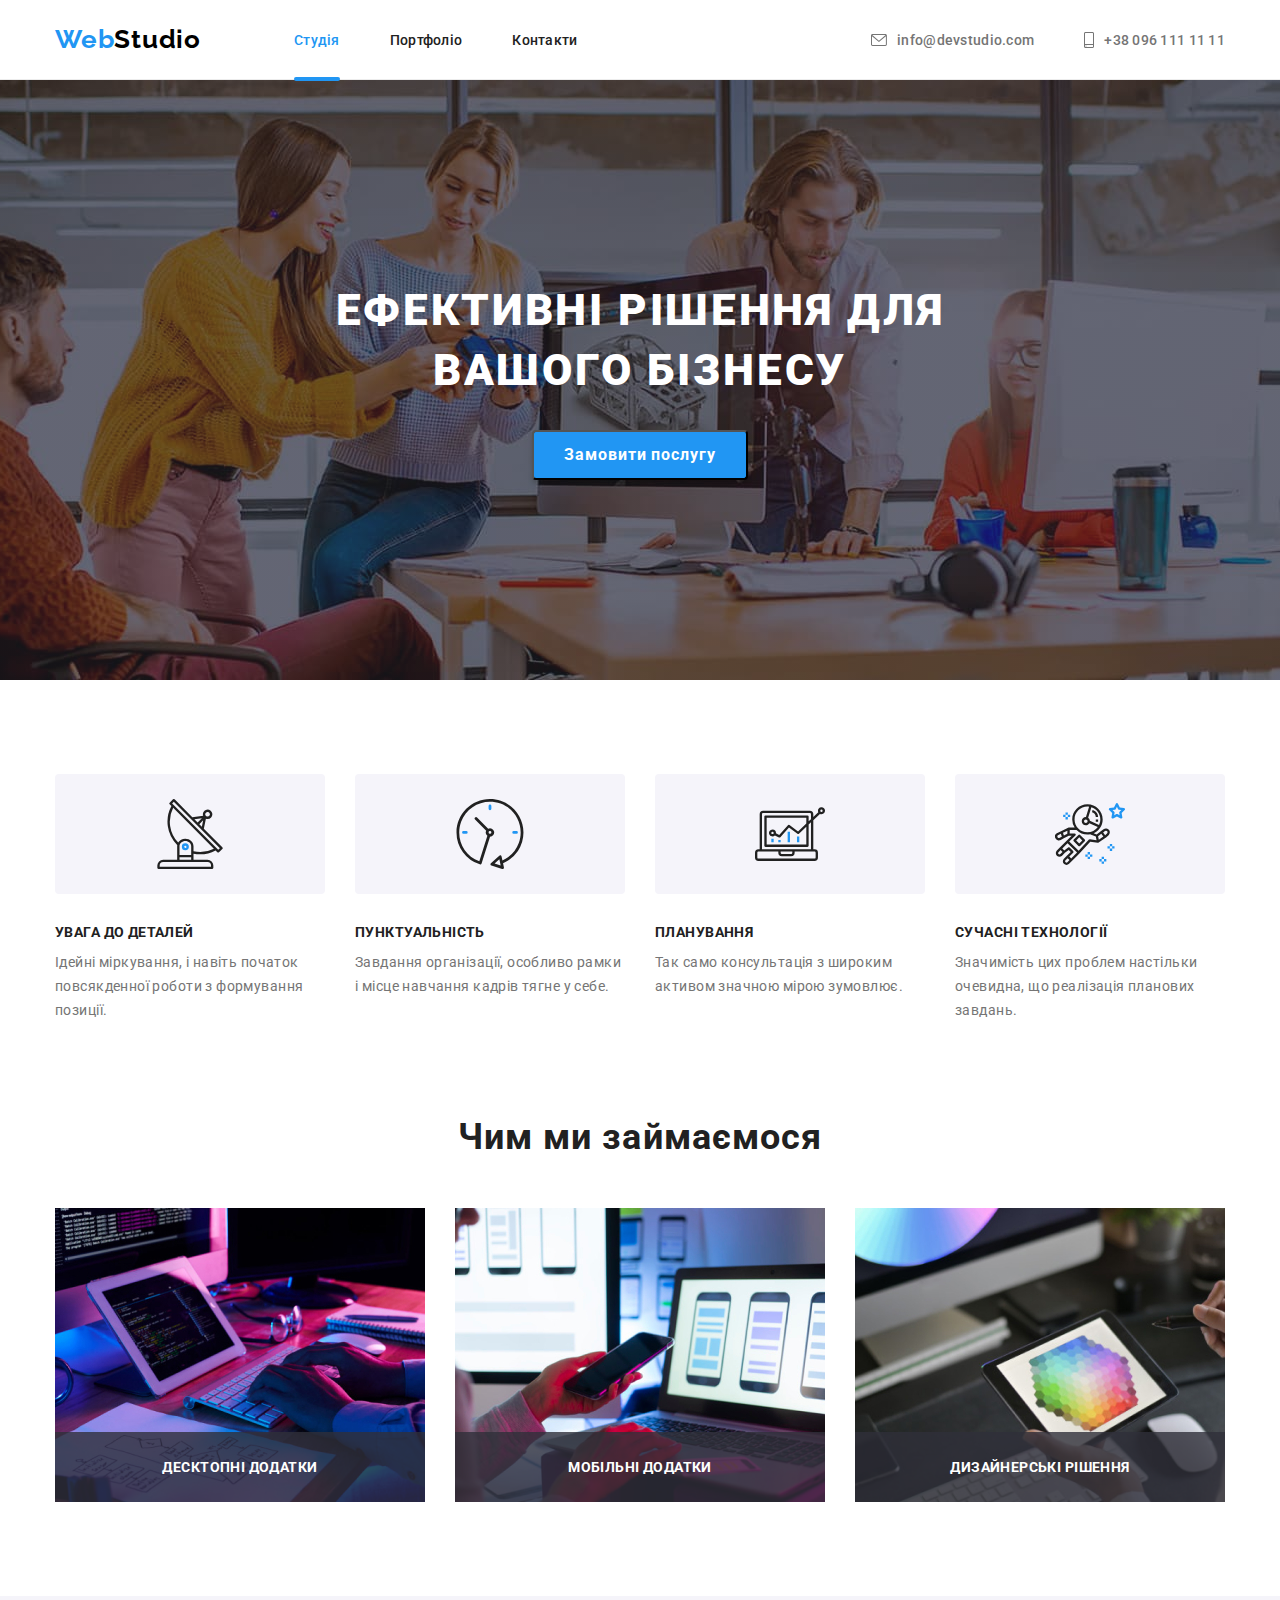
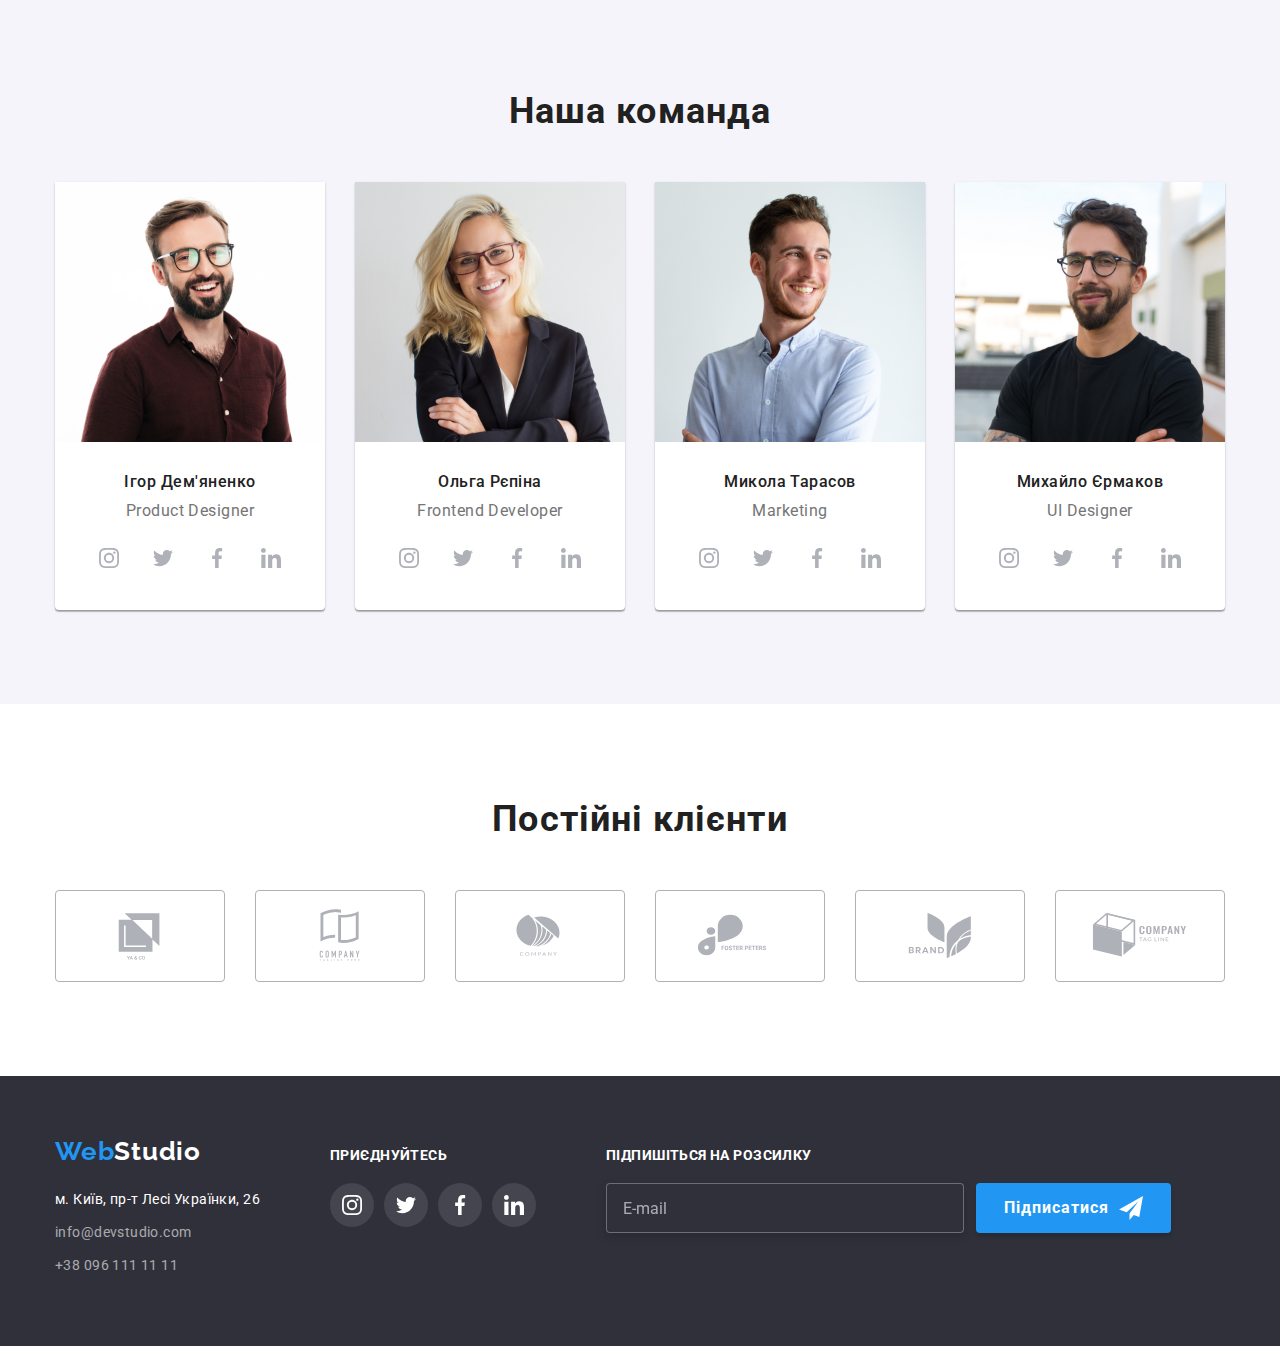
<file: index.html>
<!DOCTYPE html>
<html lang="uk">
  <head>
    <meta charset="UTF-8" />
    <meta http-equiv="X-UA-Compatible" content="IE=edge" />
    <meta name="viewport" content="width=device-width, initial-scale=1.0" />
    <title>Студія</title>
    <link rel="preconnect" href="https://fonts.googleapis.com" />
    <link rel="preconnect" href="https://fonts.gstatic.com" crossorigin />
    <link
      href="https://fonts.googleapis.com/css2?family=Raleway:wght@700&family=Roboto:wght@400;500;700;900&display=swap"
      rel="stylesheet"
    />
    <link
      rel="stylesheet"
      href="https://cdnjs.cloudflare.com/ajax/libs/modern-normalize/1.1.0/modern-normalize.min.css"
    />
    <link rel="stylesheet" href="css/main.min.css" />
  </head>
  <body>
    <header class="header">
      <div class="container header-container">
        <a href="" class="logo">Web<span class="logo-web">Studio</span></a>
        <nav class="nav">
          <ul class="list list-nav">
            <li class="item-nav"><a href="index.html" class="icon-blue current">Студія</a></li>
            <li class="item-nav"><a href="portfolio.html" class="icon">Портфоліо</a></li>
            <li class="item-nav"><a href="" class="icon">Контакти</a></li>
          </ul>
        </nav>
        <ul class="list list-header">
          <li>
            <a href="mailto:info@devstudio.com" class="link">
              <svg class="list-mail" width="16px" height="12px">
                <use href="./images/icons.svg#envelope"></use>
              </svg>
              info@devstudio.com
            </a>
          </li>
          <li>
            <a href="tel:+380961111111" class="link">
              <svg class="list-icon" width="10px" height="16px">
                <use href="./images/icons.svg#smartphone"></use>
              </svg>
              +38 096 111 11 11
            </a>
          </li>
        </ul>
      </div>
    </header>

    <main class="main">
      <section class="section-main">
        <!--шапка-->
        <h1 class="title">
          Ефективні рішення для<br />
          вашого бізнесу
        </h1>
        <button type="button" class="button" data-modal-open>Замовити послугу</button>
      </section>

      <section class="section">
        <div class="container">
          <h2 class="visually-hidden">особливості</h2>
          <ul class="list list-specialty">
            <li class="specialty-item">
              <div class="pic">
                <svg class="pic-antenna" width="70px" height="70px">
                  <use href="./images/icons.svg#antenna"></use>
                </svg>
              </div>
              <h3 class="subject">УВАГА ДО ДЕТАЛЕЙ</h3>
              <p class="text">
                Ідейні міркування, і навіть початок повсякденної роботи з формування позиції.
              </p>
            </li>
            <li class="specialty-item">
              <div class="pic">
                <svg class="pic-clock" width="70px" height="70px">
                  <use href="./images/icons.svg#clock"></use>
                </svg>
              </div>
              <h3 class="subject">ПУНКТУАЛЬНІСТЬ</h3>
              <p class="text">
                Завдання організації, особливо рамки і місце навчання кадрів тягне у себе.
              </p>
            </li>
            <li class="specialty-item">
              <div class="pic">
                <svg class="pic-diagram" width="70px" height="70px">
                  <use href="./images/icons.svg#diagram"></use>
                </svg>
              </div>
              <h3 class="subject">ПЛАНУВАННЯ</h3>
              <p class="text">Так само консультація з широким активом значною мірою зумовлює.</p>
            </li>
            <li class="specialty-item">
              <div class="pic">
                <svg class="pic-astronaut" width="70px" height="70px">
                  <use href="./images/icons.svg#astronaut"></use>
                </svg>
              </div>
              <h3 class="subject">СУЧАСНІ ТЕХНОЛОГІЇ</h3>
              <p class="text">
                Значимість цих проблем настільки очевидна, що реалізація планових завдань.
              </p>
            </li>
          </ul>
        </div>
      </section>

      <section class="summary">
        <!--Чим ми займаємося-->
        <div class="container">
          <h2 class="summary__title">Чим ми займаємося</h2>
          <ul class="summary__list list">
            <li class="summary__item">
              <img
                src="./images/imgphotoone.jpg"
                alt="photoone"
                width="370"
                height="294"
                class="summary__img"
              />
              <div class="headline">
                <h3 class="headline__list">Десктопні додатки</h3>
              </div>
            </li>
            <li class="summary__item">
              <img
                src="./images/imgphototwo.jpg"
                alt="phototwo"
                width="370"
                height="294"
                class="summary__img"
              />
              <div class="headline">
                <h3 class="headline__list">Мобільні додатки</h3>
              </div>
            </li>
            <li class="summary__item">
              <img
                src="./images/imgphotothree.jpg"
                alt="photoone"
                width="370"
                height="294"
                class="summary__img"
              />
              <div class="headline">
                <h3 class="headline__list">Дизайнерські рішення</h3>
              </div>
            </li>
          </ul>
        </div>
      </section>

      <section class="comands section">
        <!--Наша команда-->
        <div class="container">
          <h2 class="comands__title">Наша команда</h2>
          <ul class="comands__list list">
            <li class="comands__item">
              <img
                src="./images/photoone.jpg"
                alt="imgone"
                width="270"
                height="368"
                class="comands__img"
              />
              <div class="dignity">
                <h3 class="dignity__title">Ігор Дем'яненко</h3>
                <p lang="en" class="dignity__text">Product Designer</p>
                <ul class="social">
                  <li>
                    <a class="social__link" href="https://www.instagram.com/">
                      <svg class="social__icon" width="20px" height="20px">
                        <use href="./images/icons.svg#instagram"></use>
                      </svg>
                    </a>
                  </li>
                  <li>
                    <a class="social__link" href="https://twitter.com/">
                      <svg class="social__icon" width="20px" height="20px">
                        <use href="./images/icons.svg#twitter"></use>
                      </svg>
                    </a>
                  </li>
                  <li>
                    <a class="social__link" href="https://www.facebook.com/">
                      <svg class="social__icon" width="20px" height="20px">
                        <use href="./images/icons.svg#facebook"></use>
                      </svg>
                    </a>
                  </li>
                  <li>
                    <a class="social__link" href="https://www.linkedin.com/">
                      <svg class="social__icon" width="20px" height="20px">
                        <use href="./images/icons.svg#linkedin"></use>
                      </svg>
                    </a>
                  </li>
                </ul>
              </div>
            </li>
            <li class="comands__item">
              <img
                src="./images/phototwo.jpg"
                alt="imgtwo"
                width="270"
                height="368"
                class="comands__img"
              />
              <div class="dignity">
                <h3 class="dignity__title">Ольга Рєпіна</h3>
                <p lang="en" class="dignity__text">Frontend Developer</p>
                <ul class="social">
                  <li>
                    <a class="social__link" href="https://www.instagram.com/">
                      <svg class="social__icon" width="20px" height="20px">
                        <use href="./images/icons.svg#instagram"></use>
                      </svg>
                    </a>
                  </li>
                  <li>
                    <a class="social__link" href="https://twitter.com/">
                      <svg class="social__icon" width="20px" height="20px">
                        <use href="./images/icons.svg#twitter"></use>
                      </svg>
                    </a>
                  </li>
                  <li>
                    <a class="social__link" href="https://www.facebook.com/">
                      <svg class="social__icon" width="20px" height="20px">
                        <use href="./images/icons.svg#facebook"></use>
                      </svg>
                    </a>
                  </li>
                  <li>
                    <a class="social__link" href="https://www.linkedin.com/">
                      <svg class="social__icon" width="20px" height="20px">
                        <use href="./images/icons.svg#linkedin"></use>
                      </svg>
                    </a>
                  </li>
                </ul>
              </div>
            </li>
            <li class="comands__item">
              <img
                src="./images/photothree.jpg"
                alt="imgthree"
                width="270"
                height="368"
                class="comands__img"
              />
              <div class="dignity">
                <h3 class="dignity__title">Микола Тарасов</h3>
                <p lang="en" class="dignity__text">Marketing</p>
                <ul class="social">
                  <li>
                    <a class="social__link" href="https://www.instagram.com/">
                      <svg class="social__icon" width="20px" height="20px">
                        <use href="./images/icons.svg#instagram"></use>
                      </svg>
                    </a>
                  </li>
                  <li>
                    <a class="social__link" href="https://twitter.com/">
                      <svg class="social__icon" width="20px" height="20px">
                        <use href="./images/icons.svg#twitter"></use>
                      </svg>
                    </a>
                  </li>
                  <li>
                    <a class="social__link" href="https://www.facebook.com/">
                      <svg class="social__icon" width="20px" height="20px">
                        <use href="./images/icons.svg#facebook"></use>
                      </svg>
                    </a>
                  </li>
                  <li>
                    <a class="social__link" href="https://www.linkedin.com/">
                      <svg class="social__icon" width="20px" height="20px">
                        <use href="./images/icons.svg#linkedin"></use>
                      </svg>
                    </a>
                  </li>
                </ul>
              </div>
            </li>
            <li class="comands__item">
              <img
                src="./images/photofour.jpg"
                alt="imgfour"
                width="270"
                height="368"
                class="comands__img"
              />
              <div class="dignity">
                <h3 class="dignity__title">Михайло Єрмаков</h3>
                <p lang="en" class="dignity__text">UI Designer</p>
                <ul class="social">
                  <li>
                    <a class="social__link" href="https://www.instagram.com/">
                      <svg class="social__icon" width="20px" height="20px">
                        <use href="./images/icons.svg#instagram"></use>
                      </svg>
                    </a>
                  </li>
                  <li>
                    <a class="social__link" href="https://twitter.com/">
                      <svg class="social__icon" width="20px" height="20px">
                        <use href="./images/icons.svg#twitter"></use>
                      </svg>
                    </a>
                  </li>
                  <li>
                    <a class="social__link" href="https://www.facebook.com/">
                      <svg class="social__icon" width="20px" height="20px">
                        <use href="./images/icons.svg#facebook"></use>
                      </svg>
                    </a>
                  </li>
                  <li>
                    <a class="social__link" href="https://www.linkedin.com/">
                      <svg class="social__icon" width="20px" height="20px">
                        <use href="./images/icons.svg#linkedin"></use>
                      </svg>
                    </a>
                  </li>
                </ul>
              </div>
            </li>
          </ul>
        </div>
      </section>

      <section class="section">
        <div class="container">
          <h2 class="client__title">Постійні клієнти</h2>
          <ul class="client">
            <li class="client__link">
              <a class="client__item" href="">
                <svg class="client__icon" width="106px" height="60px">
                  <use href="./images/icons.svg#company-1"></use>
                </svg>
              </a>
            </li>
            <li class="client__link">
              <a class="client__item" href="">
                <svg class="client__icon" width="106px" height="60px">
                  <use href="./images/icons.svg#company-2"></use>
                </svg>
              </a>
            </li>
            <li class="client__link">
              <a class="client__item" href="">
                <svg class="client__icon" width="106px" height="60px">
                  <use href="./images/icons.svg#company-3"></use>
                </svg>
              </a>
            </li>
            <li class="client__link">
              <a class="client__item" href="">
                <svg class="client__icon" width="106px" height="60px">
                  <use href="./images/icons.svg#company-4"></use>
                </svg>
              </a>
            </li>
            <li class="client__link">
              <a class="client__item" href="">
                <svg class="client__icon" width="106px" height="60px">
                  <use href="./images/icons.svg#company-5"></use>
                </svg>
              </a>
            </li>
            <li class="client__link">
              <a class="client__item" href="">
                <svg class="client__icon" width="106px" height="60px">
                  <use href="./images/icons.svg#company-6"></use>
                </svg>
              </a>
            </li>
          </ul>
        </div>
      </section>
    </main>

    <footer class="footer">
      <!--Підвал-->
      <div class="container container-footer">
        <div class="container-contacts">
          <a href="" class="loggo">Web<span class="logo-footer">Studio</span></a>
          <address class="adres">
            <p class="city">м. Київ, пр-т Лесі Українки, 26</p>
            <ul class="list list-city">
              <li class="list-city__item">
                <a href="mailto:info@devstudio.com" class="link-footer">info@devstudio.com</a>
              </li>
              <li class="list-city__item">
                <a href="tel:+380961111111" class="link-tel-footer">+38 096 111 11 11</a>
              </li>
            </ul>
          </address>
        </div>
        <div class="container-social">
          <h3 class="footer-title">приєднуйтесь</h3>
          <ul class="social">
            <li>
              <a class="social-link-footer" href="https://www.instagram.com/">
                <svg class="social-icon-footer" width="20px" height="20px">
                  <use href="./images/icons.svg#instagram"></use>
                </svg>
              </a>
            </li>
            <li>
              <a class="social-link-footer" href="https://twitter.com/">
                <svg class="social-icon-footer" width="20px" height="20px">
                  <use href="./images/icons.svg#twitter"></use>
                </svg>
              </a>
            </li>
            <li>
              <a class="social-link-footer" href="https://www.facebook.com/">
                <svg class="social-icon-footer" width="20px" height="20px">
                  <use href="./images/icons.svg#facebook"></use>
                </svg>
              </a>
            </li>
            <li>
              <a class="social-link-footer" href="https://www.linkedin.com/">
                <svg class="social-icon-footer" width="20px" height="20px">
                  <use href="./images/icons.svg#linkedin"></use>
                </svg>
              </a>
            </li>
          </ul>
        </div>

        <!--Підпишиться на розсилку-->
        <div class="container-mail">
          <h3 class="footer-title">Підпишіться на розсилку</h3>
          <form class="form">
            <label class="label-mail">
              <input
                class="label-mail-input"
                type="email"
                name="email-input"
                placeholder="E-mail"
              />
            </label>
            <button class="mail-btn" type="submit">
              <span>Підписатися</span>
              <svg class="mail-btn-icons" width="24" height="24">
                <use href="./images/icons.svg#icon-send"></use>
              </svg>
            </button>
          </form>
        </div>
      </div>
    </footer>

    <!--Модальне вікно-->
    <div class="backdrop is-hidden" data-modal>
      <div class="modal">
        <button class="modal-btn modal-close" type="button" data-modal-close>
          <svg class="close-icon" width="18" height="18">
            <use href="./images/icons.svg#icon-close"></use>
          </svg>
        </button>

        <div class="modal-container">
          <form class="modal-form">
            <p class="modal-title">Залиште свої дані, ми вам передзвонимо</p>
            <div class="form-field container-label">
              <label class="form-label" for="name">Ім'я</label>
              <div class="for-position-icon">
                <input class="form-input" type="text" name="name" id="name" />
                <span class="form-icon">
                  <svg class="icon-item" width="18" height="18">
                    <use href="./images/icons.svg#person"></use>
                  </svg>
                </span>
              </div>
            </div>
            <div class="form-field container-label">
              <label class="form-label" for="tel">Телефон</label>
              <div class="for-position-icon">
                <input class="form-input" type="tel" name="tel" id="tel" />
                <span class="form-icon">
                  <svg class="icon-item" width="18" height="18">
                    <use href="./images/icons.svg#phone"></use>
                  </svg>
                </span>
              </div>
            </div>
            <div class="form-field container-label">
              <label class="form-label" for="mail">Пошта</label>
              <div class="for-position-icon">
                <input class="form-input" type="email" name="mail" id="mail" />
                <span class="form-icon">
                  <svg class="icon-item" width="18" height="18">
                    <use href="./images/icons.svg#email"></use>
                  </svg>
                </span>
              </div>
            </div>
            <div class="form-field">
              <label class="form-label" for="comment">Коментар</label>
              <textarea
                class="form-input textarea"
                name="comment"
                id="comment"
                placeholder="Введіть текст"
              ></textarea>
            </div>
            <div class="form-field container-checkbox">
              <label class="checkbox">
                <input class="checkbox-input" type="checkbox" name="overlay" />
                <svg class="icon-item chekbox-item" width="16" height="15">
                  <use href="./images/icons.svg#icon-check"></use>
                </svg>
                <span class="chekbox-icon">
                  Погоджуюся з розсилкою та приймаю&nbsp;
                  <a class="chekbox-link" href="#">Умови договору</a>
                </span>
              </label>
            </div>
            <button class="form-button" type="submit">Відправити</button>
          </form>
        </div>
      </div>
    </div>
    <script src="./js/modal.js"></script>
  </body>
</html>
</file>
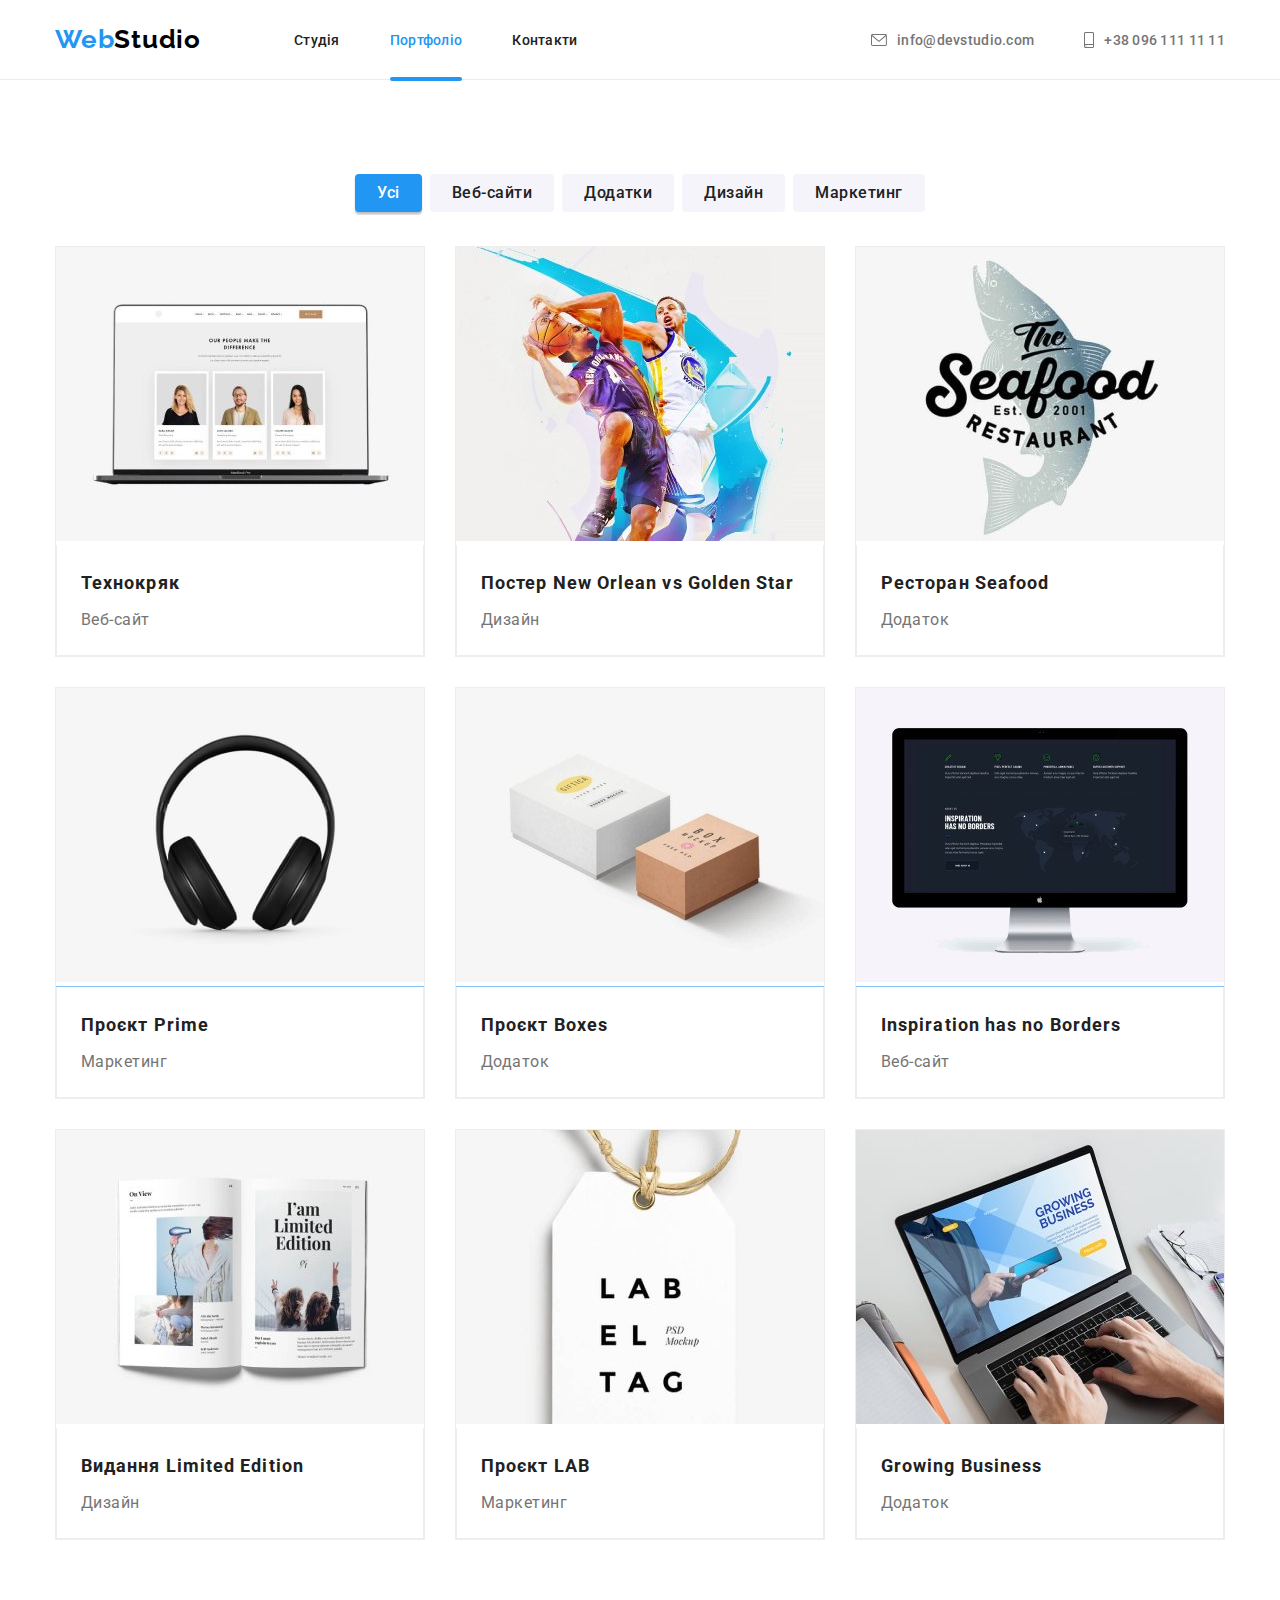
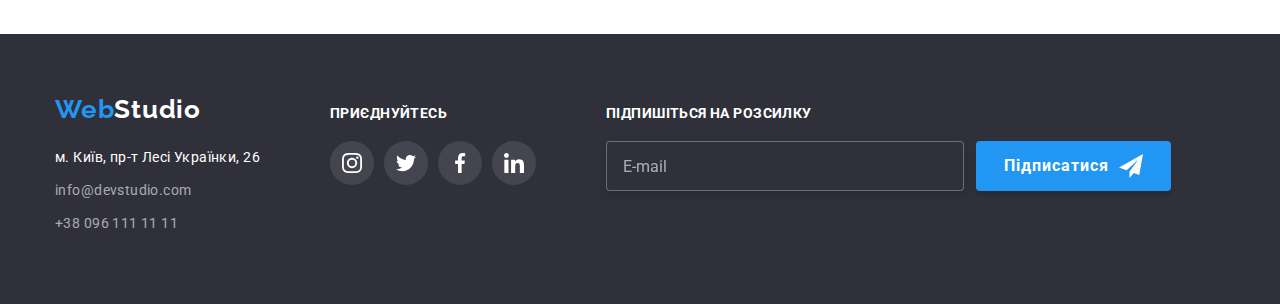
<file: portfolio.html>
<!DOCTYPE html>
<html lang="uk">
  <head>
    <meta charset="UTF-8" />
    <meta http-equiv="X-UA-Compatible" content="IE=edge" />
    <meta name="viewport" content="width=device-width, initial-scale=1.0" />
    <title>Портфоліо</title>
    <link rel="preconnect" href="https://fonts.googleapis.com" />
    <link rel="preconnect" href="https://fonts.gstatic.com" crossorigin />
    <link
      href="https://fonts.googleapis.com/css2?family=Raleway:wght@700&family=Roboto:wght@400;500;700;900&display=swap"
      rel="stylesheet"
    />
    <link
      rel="stylesheet"
      href="https://cdnjs.cloudflare.com/ajax/libs/modern-normalize/1.1.0/modern-normalize.min.css"
    />
    <link rel="stylesheet" href="css/main.min.css" />
  </head>
  <body>
    <header class="header">
      <div class="container header-container">
        <a href="" class="logo">Web<span class="logo-web">Studio</span></a>
        <nav class="nav">
          <ul class="list list-nav">
            <li class="item-nav"><a href="index.html" class="icon">Студія</a></li>
            <li class="item-nav">
              <a href="portfolio.html" class="icon-port current">Портфоліо</a>
            </li>
            <li class="item-nav"><a href="" class="icon">Контакти</a></li>
          </ul>
        </nav>
        <ul class="list list-header">
          <li>
            <a href="mailto:info@devstudio.com" class="link">
              <svg class="list-mail" width="16px" height="12px">
                <use href="./images/icons.svg#envelope"></use>
              </svg>
              info@devstudio.com
            </a>
          </li>
          <li>
            <a href="tel:+380961111111" class="link">
              <svg class="list-icon" width="10px" height="16px">
                <use href="./images/icons.svg#smartphone"></use>
              </svg>
              +38 096 111 11 11
            </a>
          </li>
        </ul>
      </div>
    </header>

    <!--Портфоліо-->
    <main class="main">
      <section class="section">
        <div class="container work-section">
          <h1 class="visually-hidden">портфоліо</h1>
          <ul class="list-main">
            <li><button type="button" class="btn btn-aktive">Усі</button></li>
            <li><button type="button" class="btn">Веб-сайти</button></li>
            <li><button type="button" class="btn">Додатки</button></li>
            <li><button type="button" class="btn">Дизайн</button></li>
            <li><button type="button" class="btn">Маркетинг</button></li>
          </ul>
          <ul class="portfolio">
            <li class="portfolio-item tekhnokryak">
              <a class="portfolio-link" href="">
                <div class="animation">
                  <img
                    src="./images/imgwebone.jpg"
                    alt="технокряк"
                    width="370"
                    height="294"
                    class="img"
                  />
                  <div class="overlay">
                    <p class="overlay-desc">
                      Ресурс пропонує комплексні пропозиції з різним рівнем функціоналу та сервісів.
                      Все це дозволить відвідувачу отримати вичерпні відомості про компанію чи
                      приватну особу.
                    </p>
                  </div>
                </div>
                <div class="portfolio-text">
                  <h2 class="caption">Технокряк</h2>
                  <p class="caption-text">Веб-сайт</p>
                </div>
              </a>
            </li>
            <li class="portfolio-item">
              <a class="portfolio-link" href="">
                <div class="animation">
                  <img
                    src="./images/imgwebtwo.jpg"
                    alt="постер"
                    width="370"
                    height="294"
                    class="img"
                  />
                  <div class="overlay">
                    <p class="overlay-desc">
                      Ресурс пропонує комплексні пропозиції з різним рівнем функціоналу та сервісів.
                      Все це дозволить відвідувачу отримати вичерпні відомості про компанію чи
                      приватну особу.
                    </p>
                  </div>
                </div>
                <div class="portfolio-text">
                  <h2 class="caption">Постер <span lang="en"> New Orlean vs Golden Star</span></h2>
                  <p class="caption-text">Дизайн</p>
                </div>
              </a>
            </li>
            <li class="portfolio-item">
              <a class="portfolio-link" href="">
                <div class="animation">
                  <img
                    src="./images/imgwebthree.jpg"
                    alt="ресторан"
                    width="370"
                    height="294"
                    class="img"
                  />
                  <div class="overlay">
                    <p class="overlay-desc">
                      Ресурс пропонує комплексні пропозиції з різним рівнем функціоналу та сервісів.
                      Все це дозволить відвідувачу отримати вичерпні відомості про компанію чи
                      приватну особу.
                    </p>
                  </div>
                </div>
                <div class="portfolio-text">
                  <h2 class="caption">Ресторан<span lang="en"> Seafood</span></h2>
                  <p class="caption-text">Додаток</p>
                </div>
              </a>
            </li>
            <li class="portfolio-item">
              <a class="portfolio-link" href="">
                <div class="animation">
                  <img
                    src="./images/imgwebfour.jpg"
                    alt="наушники"
                    width="370"
                    height="294"
                    class="img"
                  />
                  <div class="overlay">
                    <p class="overlay-desc">
                      Ресурс пропонує комплексні пропозиції з різним рівнем функціоналу та сервісів.
                      Все це дозволить відвідувачу отримати вичерпні відомості про компанію чи
                      приватну особу.
                    </p>
                  </div>
                </div>
                <div class="portfolio-text">
                  <h2 class="caption">Проєкт<span lang="en"> Prime</span></h2>
                  <p class="caption-text">Маркетинг</p>
                </div>
              </a>
            </li>
            <li class="portfolio-item">
              <a class="portfolio-link" href="">
                <div class="animation">
                  <img
                    src="./images/imgwebfive.jpg"
                    alt="бокс"
                    width="370"
                    height="294"
                    class="img"
                  />
                  <div class="overlay">
                    <p class="overlay-desc">
                      Ресурс пропонує комплексні пропозиції з різним рівнем функціоналу та сервісів.
                      Все це дозволить відвідувачу отримати вичерпні відомості про компанію чи
                      приватну особу.
                    </p>
                  </div>
                </div>
                <div class="portfolio-text">
                  <h2 class="caption">Проєкт<span lang="en"> Boxes</span></h2>
                  <p class="caption-text">Додаток</p>
                </div>
              </a>
            </li>
            <li class="portfolio-item">
              <a class="portfolio-link" href="">
                <div class="animation">
                  <img
                    src="./images/imgwebsix.jpg"
                    alt="монітор"
                    width="370"
                    height="294"
                    class="img"
                  />
                  <div class="overlay">
                    <p class="overlay-desc">
                      Ресурс пропонує комплексні пропозиції з різним рівнем функціоналу та сервісів.
                      Все це дозволить відвідувачу отримати вичерпні відомості про компанію чи
                      приватну особу.
                    </p>
                  </div>
                </div>
                <div class="portfolio-text">
                  <h2 class="caption"><span lang="en">Inspiration has no Borders</span></h2>
                  <p class="caption-text">Веб-сайт</p>
                </div>
              </a>
            </li>
            <li class="portfolio-item">
              <a class="portfolio-link" href="">
                <div class="animation">
                  <img
                    src="./images/imgwebseven.jpg"
                    alt="видання"
                    width="370"
                    height="294"
                    class="img"
                  />
                  <div class="overlay">
                    <p class="overlay-desc">
                      Ресурс пропонує комплексні пропозиції з різним рівнем функціоналу та сервісів.
                      Все це дозволить відвідувачу отримати вичерпні відомості про компанію чи
                      приватну особу.
                    </p>
                  </div>
                </div>
                <div class="portfolio-text">
                  <h2 class="caption">Видання <span lang="en"> Limited Edition</span></h2>
                  <p class="caption-text">Дизайн</p>
                </div>
              </a>
            </li>
            <li class="portfolio-item">
              <a class="portfolio-link" href="">
                <div class="animation">
                  <img
                    src="./images/imgwebeight.jpg"
                    alt="проєкт"
                    width="370"
                    height="294"
                    class="img"
                  />
                  <div class="overlay">
                    <p class="overlay-desc">
                      Ресурс пропонує комплексні пропозиції з різним рівнем функціоналу та сервісів.
                      Все це дозволить відвідувачу отримати вичерпні відомості про компанію чи
                      приватну особу.
                    </p>
                  </div>
                </div>
                <div class="portfolio-text">
                  <h2 class="caption">Проєкт<span lang="en"> LAB</span></h2>
                  <p class="caption-text">Маркетинг</p>
                </div>
              </a>
            </li>
            <li class="portfolio-item">
              <a class="portfolio-link" href="">
                <div class="animation">
                  <img
                    src="./images/imgwebnine.jpg"
                    alt="Додаток"
                    width="370"
                    height="294"
                    class="img"
                  />
                  <div class="overlay">
                    <p class="overlay-desc">
                      Ресурс пропонує комплексні пропозиції з різним рівнем функціоналу та сервісів.
                      Все це дозволить відвідувачу отримати вичерпні відомості про компанію чи
                      приватну особу.
                    </p>
                  </div>
                </div>
                <div class="portfolio-text">
                  <h2 class="caption"><span lang="en">Growing Business</span></h2>
                  <p class="caption-text">Додаток</p>
                </div>
              </a>
            </li>
          </ul>
        </div>
      </section>
    </main>

    <footer class="footer">
      <!--Підвал-->
      <div class="container container-footer">
        <div class="container-contacts">
          <a href="" class="loggo">Web<span class="logo-footer">Studio</span></a>
          <address class="adres">
            <p class="city">м. Київ, пр-т Лесі Українки, 26</p>
            <ul class="list list-city">
              <li class="list-city__item">
                <a href="mailto:info@devstudio.com" class="link-footer">info@devstudio.com</a>
              </li>
              <li class="list-city__item">
                <a href="tel:+380961111111" class="link-tel-footer">+38 096 111 11 11</a>
              </li>
            </ul>
          </address>
        </div>
        <div class="container-social">
          <h3 class="footer-title">приєднуйтесь</h3>
          <ul class="social">
            <li>
              <a class="social-link-footer" href="https://www.instagram.com/">
                <svg class="social-icon-footer" width="20px" height="20px">
                  <use href="./images/icons.svg#instagram"></use>
                </svg>
              </a>
            </li>
            <li>
              <a class="social-link-footer" href="https://twitter.com/">
                <svg class="social-icon-footer" width="20px" height="20px">
                  <use href="./images/icons.svg#twitter"></use>
                </svg>
              </a>
            </li>
            <li>
              <a class="social-link-footer" href="https://www.facebook.com/">
                <svg class="social-icon-footer" width="20px" height="20px">
                  <use href="./images/icons.svg#facebook"></use>
                </svg>
              </a>
            </li>
            <li>
              <a class="social-link-footer" href="https://www.linkedin.com/">
                <svg class="social-icon-footer" width="20px" height="20px">
                  <use href="./images/icons.svg#linkedin"></use>
                </svg>
              </a>
            </li>
          </ul>
        </div>
        <!--Підпишиться на розсилку-->
        <div class="container-mail">
          <h3 class="footer-title">Підпишіться на розсилку</h3>
          <form class="form" action="">
            <label class="label-mail">
              <input
                class="label-mail-input"
                type="email"
                name="email-input"
                placeholder="E-mail"
              />
            </label>
            <button class="mail-btn" type="submit">
              Підписатися
              <svg class="mail-btn-icons" width="24" height="24">
                <use href="./images/icons.svg#icon-send"></use>
              </svg>
            </button>
          </form>
        </div>
      </div>
    </footer>
  </body>
</html>
</file>
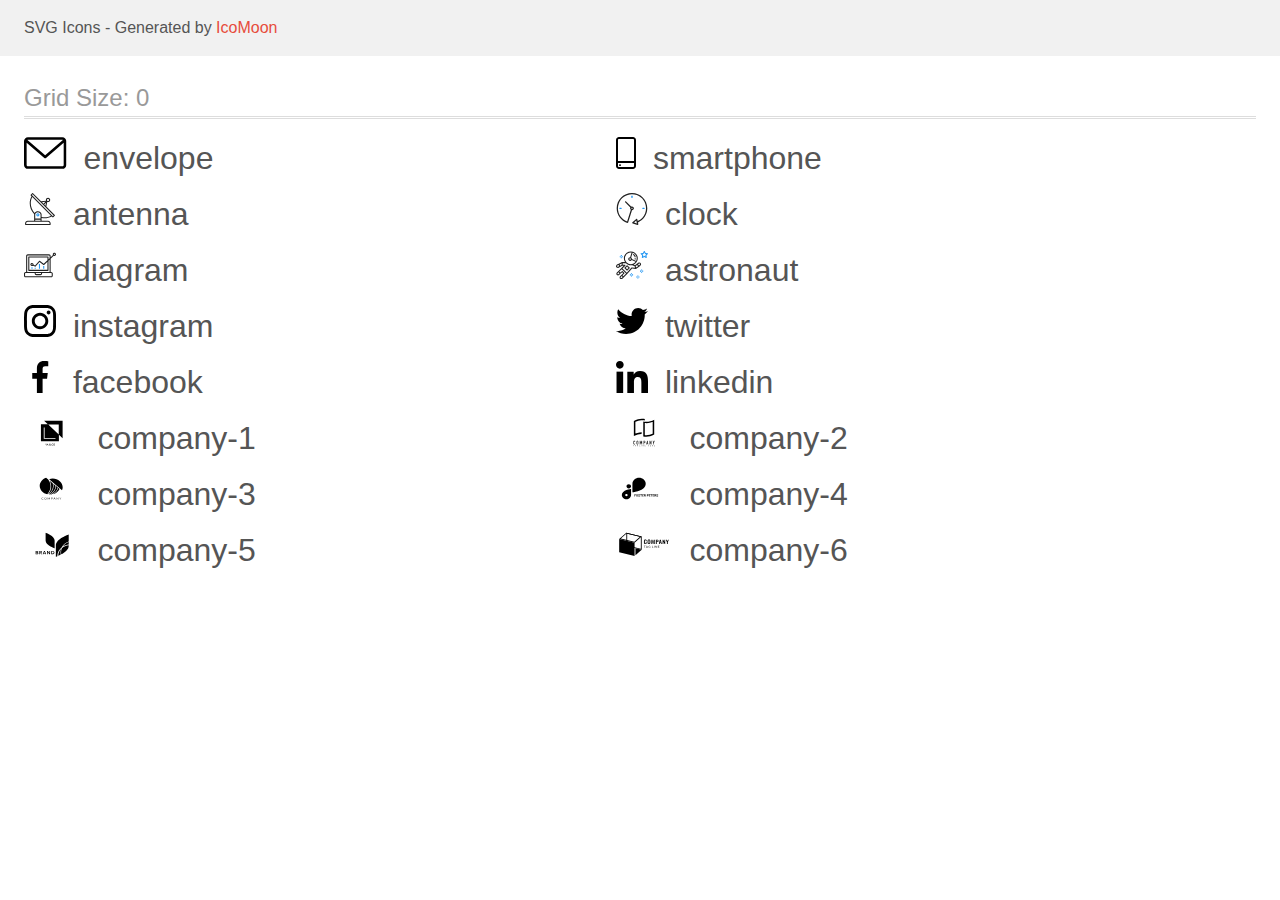
<file: icomoon/demo.html>
<!doctype html>
<html>
<head>
    <title>IcoMoon - SVG Icons</title>
    <meta charset="utf-8">
    <meta name="viewport" content="width=device-width, initial-scale=1">
    <link rel="stylesheet" href="demo-files/demo.css">
    <link rel="stylesheet" href="style.css">
</head>
<body>
<svg aria-hidden="true" style="position: absolute; width: 0; height: 0; overflow: hidden;" version="1.1" xmlns="http://www.w3.org/2000/svg" xmlns:xlink="http://www.w3.org/1999/xlink">
<defs>
<symbol id="envelope" viewBox="0 0 43 32">
<path d="M38.667 0h-34.667c-2.206 0-4 1.794-4 4v24c0 2.206 1.794 4 4 4h34.667c2.206 0 4-1.794 4-4v-24c0-2.206-1.794-4-4-4zM38.667 2.667c0.181 0 0.353 0.038 0.511 0.103l-17.844 15.466-17.844-15.466c0.158-0.066 0.33-0.103 0.511-0.103h34.667zM38.667 29.333h-34.667c-0.736 0-1.333-0.598-1.333-1.333v-22.413l17.793 15.421c0.251 0.217 0.563 0.326 0.874 0.326s0.622-0.108 0.874-0.326l17.793-15.421v22.413c0 0.736-0.598 1.333-1.333 1.333z"></path>
</symbol>
<symbol id="smartphone" viewBox="0 0 20 32">
<path d="M17 0h-14c-1.654 0-3 1.346-3 3v26c0 1.654 1.346 3 3 3h14c1.654 0 3-1.346 3-3v-26c0-1.654-1.346-3-3-3zM3 2h14c0.552 0 1 0.448 1 1v21h-16v-21c0-0.552 0.448-1 1-1zM17 30h-14c-0.552 0-1-0.448-1-1v-3h16v3c0 0.552-0.448 1-1 1z"></path>
<path d="M4.707 27.478c0.391 0.365 0.391 0.956 0 1.321s-1.024 0.365-1.414 0c-0.391-0.365-0.391-0.956 0-1.321s1.024-0.365 1.414 0z"></path>
</symbol>
<symbol id="antenna" viewBox="0 0 32 32">
<path fill="#212121" style="fill: var(--color1, #212121)" d="M30.773 22.098l-8.443-8.505 0.937-4.615c0.242 0.094 0.499 0.144 0.758 0.146h0.006c1.192 0.014 2.17-0.941 2.184-2.133s-0.941-2.17-2.133-2.184c-1.192-0.014-2.17 0.941-2.184 2.133-0.003 0.255 0.039 0.509 0.125 0.749l-4.96 0.605-8.091-8.133c-0.099-0.101-0.235-0.159-0.377-0.16-0.14 0.001-0.274 0.056-0.373 0.155l-1.513 1.504c-0.208 0.208-0.208 0.546 0 0.754l0.814 0.826c-3.153 5.798-2.129 12.978 2.519 17.663 0.043 0.041 0.092 0.074 0.146 0.098-0.034 0.18-0.051 0.364-0.052 0.547v6.187h-6.4c-1.472 0.002-2.665 1.195-2.667 2.667v1.067c0 0.295 0.239 0.533 0.533 0.533h24.533c0.295 0 0.533-0.239 0.533-0.533v-1.067c-0.002-1.472-1.195-2.665-2.667-2.667h-6.4v-2.742c1.003 0.21 2.024 0.317 3.049 0.32 2.458-0.003 4.877-0.615 7.040-1.783l0.818 0.823c0.099 0.101 0.235 0.159 0.377 0.16 0.14-0.001 0.274-0.056 0.373-0.155l1.513-1.504c0.208-0.208 0.208-0.546 0-0.754zM23.28 6.233c0.418-0.415 1.093-0.414 1.508 0.004s0.414 1.093-0.004 1.508c-0.2 0.199-0.47 0.31-0.752 0.31h-0.003c-0.589-0.003-1.064-0.483-1.061-1.072 0.002-0.282 0.115-0.552 0.314-0.751h-0.002zM22.024 9.738l-0.598 2.946-1.175-1.182 1.774-1.763zM21.419 8.836l-1.92 1.909-1.485-1.493 3.405-0.415zM24.004 28.8c0.884 0 1.6 0.716 1.6 1.6v0.533h-23.467v-0.533c0-0.884 0.716-1.6 1.6-1.6h20.267zM16.537 26.667v1.067h-5.333v-1.067h5.333zM11.204 25.6v-4.053c0-1.294 1.196-2.347 2.667-2.347s2.667 1.053 2.667 2.347v4.053h-5.333zM17.604 23.904v-2.357c0-1.882-1.675-3.413-3.733-3.413-1.331-0.020-2.576 0.657-3.281 1.786-4.058-4.274-4.971-10.645-2.279-15.887l18.602 18.708c-2.872 1.461-6.165 1.873-9.309 1.163zM28.893 23.22l-21.057-21.181 0.755-0.752 7.935 7.98c0.004 0 0.006 0.007 0.010 0.010l13.115 13.191-0.757 0.752z"></path>
<path fill="#2196f3" style="fill: var(--color2, #2196f3)" d="M13.876 20.267h-0.005c-0.884-0.001-1.601 0.714-1.602 1.598s0.714 1.601 1.598 1.602h0.005c0.884 0.001 1.601-0.714 1.602-1.598s-0.714-1.601-1.598-1.602zM14.249 22.245c-0.1 0.1-0.236 0.156-0.378 0.155-0.295-0.002-0.532-0.242-0.531-0.536 0.001-0.141 0.057-0.276 0.157-0.375s0.233-0.154 0.373-0.155c0.295 0.002 0.532 0.241 0.53 0.536-0.001 0.141-0.057 0.276-0.157 0.375h0.005z"></path>
</symbol>
<symbol id="clock" viewBox="0 0 32 32">
<path fill="#212121" style="fill: var(--color1, #212121)" d="M31.297 15.301c-0.002-8.452-6.855-15.303-15.308-15.301s-15.303 6.855-15.301 15.308c0.001 6.658 4.307 12.551 10.649 14.576 0.061 0.019 0.124 0.029 0.187 0.029 0.121-0 0.239-0.032 0.342-0.094 0.135-0.080 0.236-0.207 0.283-0.356l3.865-12.25c1.057-0.005 1.909-0.866 1.903-1.923s-0.866-1.909-1.923-1.903c-0.284 0.001-0.565 0.067-0.82 0.191l-5.106-5.107c-0.253-0.245-0.657-0.238-0.902 0.016-0.239 0.247-0.239 0.639 0 0.886l5.103 5.109c-0.392 0.799-0.168 1.764 0.536 2.309l-3.683 11.673c-7.278-2.681-11.004-10.754-8.323-18.032s10.754-11.004 18.032-8.323 11.004 10.754 8.323 18.032c-1.31 3.556-4.001 6.431-7.462 7.973l-0.398-1.874c-0.073-0.344-0.411-0.565-0.756-0.492-0.109 0.023-0.209 0.074-0.292 0.148l-3.837 3.426c-0.263 0.234-0.287 0.637-0.052 0.9 0.076 0.085 0.174 0.149 0.283 0.184l4.899 1.563c0.335 0.108 0.694-0.077 0.802-0.412 0.034-0.106 0.040-0.219 0.017-0.328l-0.391-1.839c5.664-2.388 9.342-7.942 9.329-14.089zM15.992 14.664c0.352 0 0.638 0.286 0.638 0.638s-0.286 0.638-0.638 0.638c-0.352 0-0.638-0.285-0.638-0.638s0.285-0.638 0.638-0.638zM18.093 29.528l2.184-1.948 0.603 2.84-2.787-0.892z"></path>
<path fill="#2196f3" style="fill: var(--color2, #2196f3)" d="M15.354 3.185v1.275c0 0.352 0.285 0.638 0.638 0.638s0.638-0.285 0.638-0.638v-1.275c0-0.352-0.286-0.638-0.638-0.638s-0.638 0.286-0.638 0.638z"></path>
<path fill="#2196f3" style="fill: var(--color2, #2196f3)" d="M3.876 14.664c-0.352 0-0.638 0.286-0.638 0.638s0.285 0.638 0.638 0.638h1.275c0.352 0 0.638-0.285 0.638-0.638s-0.285-0.638-0.638-0.638h-1.275z"></path>
<path fill="#2196f3" style="fill: var(--color2, #2196f3)" d="M28.108 15.939c0.352 0 0.638-0.285 0.638-0.638s-0.285-0.638-0.638-0.638h-1.275c-0.352 0-0.638 0.286-0.638 0.638s0.286 0.638 0.638 0.638h1.275z"></path>
</symbol>
<symbol id="diagram" viewBox="0 0 32 32">
<path fill="#2196f3" style="fill: var(--color2, #2196f3)" d="M14.926 14.965h1.066v4.798h-1.066v-4.797z"></path>
<path fill="#2196f3" style="fill: var(--color2, #2196f3)" d="M19.19 17.097h1.066v2.665h-1.066v-2.665z"></path>
<path fill="#2196f3" style="fill: var(--color2, #2196f3)" d="M10.661 18.696h1.066v1.066h-1.066v-1.066z"></path>
<path fill="#2196f3" style="fill: var(--color2, #2196f3)" d="M7.463 18.163h1.066v1.599h-1.066v-1.599z"></path>
<path fill="#212121" style="fill: var(--color1, #212121)" d="M1.599 28.291h25.587c0.883 0 1.599-0.716 1.599-1.599v-2.132c0-0.883-0.716-1.599-1.599-1.599h-0.533v-13.293l3.028-2.868c0.703 0.346 1.553 0.136 2.013-0.499s0.396-1.508-0.152-2.068-1.42-0.644-2.065-0.198c-0.644 0.446-0.873 1.292-0.542 2.002l-2.281 2.163v-1.23c0-0.883-0.716-1.599-1.599-1.599h-21.322c-0.883 0-1.599 0.716-1.599 1.599v15.992h-0.533c-0.883 0-1.599 0.716-1.599 1.599v2.132c0 0.883 0.716 1.599 1.599 1.599zM30.384 4.837c0.294 0 0.533 0.239 0.533 0.533s-0.239 0.533-0.533 0.533c-0.294 0-0.533-0.239-0.533-0.533s0.239-0.533 0.533-0.533zM3.198 6.969c0-0.294 0.239-0.533 0.533-0.533h21.322c0.294 0 0.533 0.239 0.533 0.533v2.239l-1.066 1.013v-2.186c0-0.294-0.239-0.533-0.533-0.533h-19.19c-0.294 0-0.533 0.239-0.533 0.533v13.326c0 0.294 0.239 0.533 0.533 0.533h19.19c0.294 0 0.533-0.239 0.533-0.533v-9.674l1.066-1.010v12.284h-22.388v-15.992zM7.996 13.899c-0.721-0.002-1.354 0.478-1.546 1.174s0.105 1.433 0.725 1.801c0.62 0.368 1.41 0.276 1.928-0.226l1.853 0.93c0.215 0.108 0.476 0.057 0.636-0.123l3.939-4.431 3.872 2.901c0.208 0.156 0.498 0.139 0.686-0.039l3.365-3.188v8.131h-18.124v-12.26h18.124v2.66l-3.771 3.572-3.904-2.927c-0.222-0.166-0.534-0.135-0.718 0.072l-3.993 4.493-1.493-0.746c0.011-0.064 0.018-0.129 0.020-0.193 0-0.883-0.716-1.599-1.599-1.599zM8.529 15.498c0 0.294-0.239 0.533-0.533 0.533s-0.533-0.239-0.533-0.533c0-0.294 0.239-0.533 0.533-0.533s0.533 0.239 0.533 0.533zM11.727 24.027h5.331v0.533c0 0.294-0.239 0.533-0.533 0.533h-4.264c-0.294 0-0.533-0.239-0.533-0.533v-0.533zM1.066 24.56c0-0.294 0.239-0.533 0.533-0.533h9.062v0.533c0 0.883 0.716 1.599 1.599 1.599h4.264c0.883 0 1.599-0.716 1.599-1.599v-0.533h9.062c0.294 0 0.533 0.239 0.533 0.533v2.132c0 0.294-0.239 0.533-0.533 0.533h-25.587c-0.294 0-0.533-0.239-0.533-0.533v-2.132z"></path>
</symbol>
<symbol id="astronaut" viewBox="0 0 32 32">
<path fill="#2196f3" style="fill: var(--color2, #2196f3)" d="M31.974 4.524c-0.063-0.193-0.229-0.333-0.43-0.363l-1.91-0.278-0.855-1.731c-0.179-0.365-0.777-0.365-0.956 0l-0.855 1.731-1.91 0.278c-0.201 0.029-0.367 0.17-0.431 0.363-0.062 0.193-0.011 0.405 0.135 0.547l1.383 1.348-0.326 1.903c-0.034 0.2 0.048 0.402 0.212 0.522 0.166 0.121 0.382 0.135 0.562 0.040l1.709-0.899 1.709 0.899c0.078 0.041 0.164 0.061 0.249 0.061 0.11 0 0.221-0.034 0.314-0.102 0.164-0.119 0.246-0.322 0.212-0.522l-0.326-1.903 1.383-1.348c0.145-0.142 0.197-0.354 0.135-0.547zM29.511 5.851c-0.125 0.122-0.183 0.299-0.153 0.472l0.191 1.114-1-0.526c-0.078-0.041-0.163-0.061-0.249-0.061s-0.17 0.020-0.249 0.061l-1.001 0.526 0.191-1.114c0.030-0.173-0.028-0.349-0.153-0.472l-0.81-0.789 1.119-0.163c0.174-0.025 0.324-0.134 0.402-0.292l0.5-1.013 0.5 1.013c0.078 0.157 0.228 0.267 0.402 0.292l1.119 0.163-0.809 0.789z"></path>
<path fill="#2196f3" style="fill: var(--color2, #2196f3)" d="M26.134 20.522h-1.067v1.067h1.067v-1.067z"></path>
<path fill="#2196f3" style="fill: var(--color2, #2196f3)" d="M26.134 22.656h-1.067v1.067h1.067v-1.067z"></path>
<path fill="#2196f3" style="fill: var(--color2, #2196f3)" d="M27.2 21.589h-1.067v1.067h1.067v-1.067z"></path>
<path fill="#2196f3" style="fill: var(--color2, #2196f3)" d="M25.067 21.589h-1.067v1.067h1.067v-1.067z"></path>
<path fill="#2196f3" style="fill: var(--color2, #2196f3)" d="M22.4 26.389h-1.067v1.067h1.067v-1.067z"></path>
<path fill="#2196f3" style="fill: var(--color2, #2196f3)" d="M22.4 28.522h-1.067v1.067h1.067v-1.067z"></path>
<path fill="#2196f3" style="fill: var(--color2, #2196f3)" d="M23.467 27.456h-1.067v1.067h1.067v-1.067z"></path>
<path fill="#2196f3" style="fill: var(--color2, #2196f3)" d="M21.333 27.456h-1.067v1.067h1.067v-1.067z"></path>
<path fill="#2196f3" style="fill: var(--color2, #2196f3)" d="M16 24.256h-1.067v1.067h1.067v-1.067z"></path>
<path fill="#2196f3" style="fill: var(--color2, #2196f3)" d="M16 26.389h-1.067v1.067h1.067v-1.067z"></path>
<path fill="#2196f3" style="fill: var(--color2, #2196f3)" d="M17.067 25.322h-1.067v1.067h1.067v-1.067z"></path>
<path fill="#2196f3" style="fill: var(--color2, #2196f3)" d="M14.933 25.322h-1.067v1.067h1.067v-1.067z"></path>
<path fill="#2196f3" style="fill: var(--color2, #2196f3)" d="M5.867 6.122h-1.067v1.067h1.067v-1.067z"></path>
<path fill="#2196f3" style="fill: var(--color2, #2196f3)" d="M5.867 8.255h-1.067v1.067h1.067v-1.067z"></path>
<path fill="#2196f3" style="fill: var(--color2, #2196f3)" d="M6.933 7.189h-1.067v1.067h1.067v-1.067z"></path>
<path fill="#2196f3" style="fill: var(--color2, #2196f3)" d="M4.8 7.189h-1.067v1.067h1.067v-1.067z"></path>
<path fill="#212121" style="fill: var(--color1, #212121)" d="M24.715 14.159c-0.287-0.388-0.709-0.637-1.188-0.705-0.481-0.068-0.956 0.058-1.34 0.352l-1.252 0.96-1.898 1.417-1.358-0.541c2.421-1.086 4.114-3.508 4.114-6.32 0-3.823-3.123-6.933-6.961-6.933s-6.961 3.11-6.961 6.933c0 1.386 0.414 2.674 1.12 3.758l-2.764-0.024c-0.002 0-0.003 0-0.005 0-0.009 0-0.015 0.004-0.023 0.005-0.053 0.002-0.105 0.013-0.155 0.031-0.013 0.005-0.026 0.008-0.038 0.013-0.006 0.003-0.013 0.003-0.019 0.006l-3.233 1.596c-0.001 0-0.001 0-0.001 0.001l-1.893 0.911c-0.021 0.009-0.042 0.021-0.063 0.035-0.755 0.502-1.012 1.489-0.598 2.295 0.22 0.429 0.595 0.745 1.056 0.889 0.178 0.055 0.359 0.083 0.539 0.083 0.29 0 0.577-0.071 0.839-0.211l1.388-0.738 2.264-1.169 1.357-0.008-5.442 5.416c-0.001 0.001-0.001 0.001-0.002 0.001l-1.339 1.333c-0.316 0.315-0.49 0.732-0.49 1.178s0.174 0.863 0.49 1.179c0.325 0.323 0.752 0.485 1.179 0.485s0.854-0.162 1.18-0.485l1.314-1.309 1.741-1.3 0.901 0.897-1.762 1.754c-0 0.001-0.001 0.001-0.002 0.001l-1.339 1.333c-0.316 0.315-0.49 0.732-0.49 1.178s0.174 0.863 0.49 1.179c0.325 0.323 0.753 0.485 1.18 0.485s0.855-0.162 1.18-0.485l3.482-3.467c0.001-0.001 0.001-0.001 0.001-0.002l1.010-1-0.004-0.004c0.006-0.006 0.015-0.009 0.022-0.015l5.166-5.658 3.471 0.494c0.025 0.004 0.050 0.005 0.075 0.005 0.065 0 0.127-0.015 0.187-0.038 0.018-0.006 0.033-0.015 0.050-0.023 0.019-0.010 0.039-0.015 0.058-0.027l3.213-2.133c0.012-0.008 0.018-0.021 0.029-0.029 0.013-0.010 0.029-0.014 0.041-0.026l1.271-1.191c0.662-0.62 0.753-1.635 0.212-2.362zM2.13 17.77c-0.173 0.093-0.37 0.111-0.558 0.052-0.187-0.058-0.338-0.186-0.427-0.358-0.161-0.314-0.068-0.695 0.214-0.902l1.314-0.632 0.449 1.312-0.992 0.528zM5.628 15.942l-1.548 0.8-0.439-1.283 2.027-1.001-0.040 1.484zM20.727 9.322c0 0.918-0.219 1.785-0.599 2.559l-4.181-1.899c-0.044-0.573-0.341-1.075-0.788-1.388l1.464-4.86c2.378 0.756 4.105 2.974 4.105 5.588zM8.938 9.322c0-3.235 2.644-5.867 5.894-5.867 0.253 0 0.5 0.021 0.745 0.052l-1.432 4.754c-0.019-0.001-0.037-0.006-0.057-0.006-1.033 0-1.873 0.837-1.873 1.867s0.84 1.867 1.873 1.867c0.694 0 1.294-0.383 1.618-0.945l3.862 1.755c-1.075 1.446-2.795 2.39-4.737 2.39-3.25 0-5.894-2.632-5.894-5.867zM14.894 10.122c0 0.441-0.362 0.8-0.806 0.8s-0.806-0.359-0.806-0.8c0-0.441 0.362-0.8 0.806-0.8s0.806 0.359 0.806 0.8zM2.465 25.146c-0.236 0.234-0.619 0.234-0.854 0.001-0.114-0.114-0.176-0.263-0.176-0.423s0.062-0.309 0.176-0.421l0.962-0.958 0.851 0.848-0.959 0.955zM5.679 28.88c-0.236 0.234-0.619 0.235-0.855 0.001-0.114-0.114-0.176-0.263-0.176-0.423s0.062-0.309 0.176-0.421l0.963-0.959 0.852 0.848-0.96 0.955zM9.16 25.411c-0.001 0-0.001 0-0.002 0.001l-1.765 1.76-0.852-0.848 1.763-1.755c0 0 0 0 0-0s0.001-0.001 0.002-0.001c0.040-0.040 0.065-0.088 0.090-0.135 0.007-0.014 0.020-0.026 0.026-0.040 0.017-0.041 0.019-0.085 0.026-0.129 0.003-0.025 0.014-0.047 0.014-0.073 0-0.036-0.013-0.070-0.020-0.106-0.006-0.032-0.006-0.065-0.019-0.095-0.020-0.050-0.055-0.094-0.091-0.138-0.010-0.012-0.014-0.027-0.025-0.038 0 0 0 0-0.001 0s-0.001-0.002-0.001-0.002l-1.607-1.6c-0.017-0.017-0.039-0.024-0.058-0.038-0.028-0.022-0.055-0.042-0.087-0.058-0.030-0.015-0.061-0.024-0.093-0.033-0.034-0.010-0.067-0.017-0.103-0.020-0.033-0.002-0.063 0.001-0.095 0.005-0.036 0.004-0.069 0.009-0.104 0.020-0.034 0.011-0.063 0.027-0.094 0.045-0.020 0.011-0.042 0.015-0.061 0.029l-1.773 1.324-0.901-0.897 2.399-2.386 4.361 4.289-0.928 0.919zM15.979 18.394c-0.015-0.002-0.030 0.004-0.045 0.003-0.039-0.002-0.076 0.001-0.115 0.007-0.030 0.005-0.059 0.011-0.088 0.021-0.034 0.012-0.065 0.028-0.097 0.047-0.030 0.018-0.057 0.037-0.083 0.061-0.013 0.011-0.028 0.017-0.040 0.029l-4.698 5.146-4.328-4.257 2.833-2.818c0.209-0.208 0.21-0.546 0.002-0.755-0.105-0.105-0.243-0.157-0.381-0.156v-0.001l-2.219 0.013 0.028-1.607 3.104 0.027c1.265 1.294 3.029 2.101 4.981 2.101 0.437 0 0.864-0.045 1.279-0.123 0.040 0.032 0.079 0.065 0.13 0.085l2.41 0.96 0.331 1.644-3.003-0.427zM20.020 18.572l-0.313-1.558 1.446-1.080 0.947 1.257-2.080 1.381zM23.774 15.741l-0.838 0.785-0.931-1.236 0.831-0.637c0.155-0.119 0.351-0.168 0.543-0.143 0.193 0.027 0.364 0.128 0.48 0.284 0.217 0.292 0.18 0.699-0.085 0.947z"></path>
<path fill="#212121" style="fill: var(--color1, #212121)" d="M13.602 18.544l-2.143-2.133c-0.207-0.207-0.545-0.207-0.753 0l-2.142 2.133c-0.1 0.101-0.157 0.236-0.157 0.378s0.056 0.278 0.157 0.378l2.142 2.133c0.104 0.103 0.241 0.155 0.377 0.155s0.273-0.052 0.376-0.155l2.143-2.133c0.1-0.1 0.157-0.236 0.157-0.378s-0.057-0.278-0.157-0.378zM11.083 20.303l-1.387-1.381 1.387-1.381 1.387 1.381-1.387 1.381z"></path>
<path fill="#212121" style="fill: var(--color1, #212121)" d="M17.164 5.071l-0.258 1.036c0.071 0.018 1.738 0.452 1.738 2.149h1.067c-0-2.017-1.666-2.965-2.547-3.185z"></path>
<path fill="#212121" style="fill: var(--color1, #212121)" d="M19.711 9.322h-1.067v1.067h1.067v-1.067z"></path>
</symbol>
<symbol id="instagram" viewBox="0 0 32 32">
<path d="M31.969 9.408c-0.075-1.7-0.35-2.869-0.744-3.882-0.406-1.075-1.032-2.038-1.851-2.838-0.8-0.813-1.769-1.444-2.832-1.844-1.019-0.394-2.182-0.669-3.882-0.744-1.713-0.081-2.257-0.1-6.601-0.1s-4.888 0.019-6.595 0.094c-1.7 0.075-2.869 0.35-3.882 0.744-1.075 0.406-2.038 1.031-2.838 1.85-0.813 0.8-1.444 1.769-1.844 2.832-0.394 1.019-0.669 2.182-0.744 3.882-0.081 1.713-0.1 2.257-0.1 6.601s0.019 4.888 0.094 6.595c0.075 1.7 0.35 2.869 0.744 3.882 0.406 1.075 1.038 2.038 1.85 2.838 0.8 0.813 1.769 1.444 2.832 1.844 1.019 0.394 2.182 0.669 3.882 0.744 1.706 0.075 2.25 0.094 6.595 0.094s4.888-0.019 6.595-0.094c1.7-0.075 2.869-0.35 3.882-0.744 2.151-0.832 3.851-2.532 4.682-4.682 0.394-1.019 0.669-2.182 0.744-3.882 0.075-1.707 0.094-2.251 0.094-6.595s-0.006-4.888-0.081-6.595zM29.087 22.473c-0.069 1.563-0.331 2.407-0.55 2.969-0.538 1.394-1.644 2.5-3.038 3.038-0.563 0.219-1.413 0.481-2.969 0.55-1.688 0.075-2.194 0.094-6.464 0.094s-4.782-0.019-6.464-0.094c-1.563-0.069-2.407-0.331-2.969-0.55-0.694-0.256-1.325-0.663-1.838-1.194-0.531-0.519-0.938-1.144-1.194-1.838-0.219-0.563-0.481-1.413-0.55-2.969-0.075-1.688-0.094-2.194-0.094-6.464s0.019-4.782 0.094-6.464c0.069-1.563 0.331-2.407 0.55-2.969 0.256-0.694 0.663-1.325 1.2-1.838 0.519-0.531 1.144-0.938 1.838-1.194 0.563-0.219 1.413-0.481 2.969-0.55 1.688-0.075 2.194-0.094 6.464-0.094 4.276 0 4.782 0.019 6.464 0.094 1.563 0.069 2.407 0.331 2.969 0.55 0.694 0.256 1.325 0.662 1.838 1.194 0.531 0.519 0.938 1.144 1.194 1.838 0.219 0.563 0.481 1.413 0.55 2.969 0.075 1.688 0.094 2.194 0.094 6.464s-0.019 4.77-0.094 6.458z"></path>
<path d="M16.059 7.783c-4.538 0-8.22 3.682-8.22 8.22s3.682 8.22 8.22 8.22c4.538 0 8.22-3.682 8.22-8.22s-3.682-8.22-8.22-8.22zM16.059 21.335c-2.944 0-5.332-2.388-5.332-5.332s2.388-5.332 5.332-5.332c2.944 0 5.332 2.388 5.332 5.332s-2.388 5.332-5.332 5.332z"></path>
<path d="M26.524 7.458c0 1.060-0.859 1.919-1.919 1.919s-1.919-0.859-1.919-1.919c0-1.060 0.859-1.919 1.919-1.919s1.919 0.859 1.919 1.919z"></path>
</symbol>
<symbol id="twitter" viewBox="0 0 32 32">
<path d="M32 6.078c-1.19 0.522-2.458 0.868-3.78 1.036 1.36-0.812 2.398-2.088 2.886-3.626-1.268 0.756-2.668 1.29-4.16 1.588-1.204-1.282-2.92-2.076-4.792-2.076-3.632 0-6.556 2.948-6.556 6.562 0 0.52 0.044 1.020 0.152 1.496-5.454-0.266-10.28-2.88-13.522-6.862-0.566 0.982-0.898 2.106-0.898 3.316 0 2.272 1.17 4.286 2.914 5.452-1.054-0.020-2.088-0.326-2.964-0.808 0 0.020 0 0.046 0 0.072 0 3.188 2.274 5.836 5.256 6.446-0.534 0.146-1.116 0.216-1.72 0.216-0.42 0-0.844-0.024-1.242-0.112 0.85 2.598 3.262 4.508 6.13 4.57-2.232 1.746-5.066 2.798-8.134 2.798-0.538 0-1.054-0.024-1.57-0.090 2.906 1.874 6.35 2.944 10.064 2.944 12.072 0 18.672-10 18.672-18.668 0-0.29-0.010-0.57-0.024-0.848 1.302-0.924 2.396-2.078 3.288-3.406z"></path>
</symbol>
<symbol id="facebook" viewBox="0 0 32 32">
<path d="M21.329 5.313h2.921v-5.088c-0.504-0.069-2.237-0.225-4.256-0.225-4.212 0-7.097 2.649-7.097 7.519v4.481h-4.648v5.688h4.648v14.312h5.699v-14.311h4.46l0.708-5.688h-5.169v-3.919c0.001-1.644 0.444-2.769 2.735-2.769z"></path>
</symbol>
<symbol id="linkedin" viewBox="0 0 32 32">
<path d="M31.992 32v-0.001h0.008v-11.736c0-5.741-1.236-10.164-7.948-10.164-3.227 0-5.392 1.771-6.276 3.449h-0.093v-2.913h-6.364v21.364h6.627v-10.579c0-2.785 0.528-5.479 3.977-5.479 3.399 0 3.449 3.179 3.449 5.657v10.401h6.62z"></path>
<path d="M0.528 10.636h6.635v21.364h-6.635v-21.364z"></path>
<path d="M3.843 0c-2.121 0-3.843 1.721-3.843 3.843s1.721 3.879 3.843 3.879c2.121 0 3.843-1.757 3.843-3.879-0.001-2.121-1.723-3.843-3.843-3.843v0z"></path>
</symbol>
<symbol id="company-1" viewBox="0 0 57 32">
<path d="M20.267 3.733l3.738 3.538-6.938-0.004v17.166h18.133v-6.564l3.733 3.534v-17.671h-18.667zM35.036 17.455l-10.597-10.032h10.597v10.032zM31.746 21.923h-11.81v-11.545h0.835v10.764h10.975v0.782zM22.725 26.72l-0.436 0.898-0.436-0.898h-0.366l0.637 1.198v0.698h0.331v-0.698l0.635-1.198h-0.365zM23.273 28.615l0.154-0.441h0.734l0.155 0.441h0.344l-0.717-1.896h-0.296l-0.716 1.896h0.342zM23.794 27.122l0.275 0.786h-0.549l0.275-0.786zM25.531 27.863c-0.048 0.073-0.072 0.153-0.072 0.241 0 0.16 0.056 0.29 0.168 0.389s0.263 0.148 0.451 0.148 0.349-0.051 0.484-0.152l0.107 0.126h0.367l-0.279-0.329c0.109-0.149 0.164-0.341 0.164-0.574h-0.275c0 0.128-0.026 0.243-0.079 0.348l-0.366-0.432 0.129-0.094c0.091-0.066 0.157-0.132 0.197-0.198s0.060-0.14 0.060-0.219c0-0.12-0.044-0.22-0.133-0.301s-0.201-0.122-0.339-0.122c-0.153 0-0.274 0.043-0.365 0.13s-0.135 0.203-0.135 0.352c0 0.061 0.014 0.124 0.043 0.189s0.081 0.144 0.155 0.237c-0.141 0.101-0.235 0.188-0.283 0.262zM26.386 28.282c-0.093 0.071-0.193 0.107-0.299 0.107-0.095 0-0.17-0.027-0.227-0.082s-0.085-0.126-0.085-0.214c0-0.102 0.052-0.192 0.156-0.271l0.040-0.029 0.414 0.488zM26.046 27.442c-0.089-0.11-0.134-0.202-0.134-0.275 0-0.063 0.018-0.116 0.055-0.158s0.085-0.063 0.147-0.063c0.057 0 0.105 0.018 0.142 0.053s0.056 0.077 0.056 0.126c0 0.075-0.027 0.136-0.081 0.184l-0.040 0.033-0.145 0.099zM29.132 28.472c0.13-0.114 0.205-0.272 0.224-0.474h-0.328c-0.017 0.135-0.059 0.232-0.124 0.29s-0.162 0.087-0.292 0.087c-0.142 0-0.249-0.054-0.323-0.161s-0.109-0.264-0.109-0.469v-0.168c0.002-0.202 0.041-0.355 0.117-0.46s0.188-0.158 0.331-0.158c0.123 0 0.217 0.030 0.28 0.091s0.104 0.158 0.12 0.294h0.328c-0.021-0.207-0.095-0.368-0.223-0.482s-0.296-0.171-0.505-0.171c-0.155 0-0.293 0.037-0.411 0.111s-0.209 0.179-0.272 0.315c-0.063 0.136-0.095 0.294-0.095 0.473v0.177c0.003 0.174 0.035 0.328 0.098 0.46s0.151 0.234 0.266 0.306c0.115 0.071 0.249 0.107 0.4 0.107 0.216 0 0.389-0.056 0.52-0.169zM31.068 28.206c0.064-0.141 0.096-0.304 0.096-0.49v-0.105c-0.001-0.185-0.034-0.347-0.099-0.486s-0.158-0.247-0.277-0.32c-0.119-0.075-0.256-0.112-0.41-0.112s-0.292 0.038-0.411 0.113c-0.119 0.075-0.211 0.183-0.277 0.324s-0.098 0.305-0.098 0.49v0.107c0.001 0.181 0.034 0.342 0.099 0.48s0.159 0.246 0.279 0.322c0.121 0.075 0.258 0.112 0.411 0.112 0.155 0 0.293-0.037 0.411-0.112s0.212-0.183 0.276-0.323zM30.716 27.135c0.080 0.112 0.12 0.273 0.12 0.483v0.099c0 0.214-0.040 0.376-0.119 0.487s-0.19 0.167-0.336 0.167c-0.144 0-0.257-0.057-0.339-0.171s-0.121-0.275-0.121-0.483v-0.109c0.002-0.204 0.043-0.362 0.122-0.473s0.192-0.168 0.335-0.168c0.146 0 0.258 0.056 0.337 0.168z"></path>
</symbol>
<symbol id="company-2" viewBox="0 0 57 32">
<path d="M26.727 3.165h-0.073c-0.112-0.007-0.224-0.010-0.336-0.012v0h-0.243c-0.212 0-0.428 0.005-0.642 0.016-0.016-0.001-0.032-0.001-0.049 0-1.944 0.11-3.848 0.596-5.609 1.431l-0.231 0.111v11.809l0.54-0.183c0.474-0.163 0.978-0.309 1.5-0.445 1.411-0.362 2.861-0.555 4.317-0.574v1.551c-0.193 0.001-0.38 0.007-0.568 0.016h-0.045c-1.121 0.061-2.233 0.232-3.322 0.51-1.378 0.345-2.708 0.863-3.957 1.542v-15.145c1.298-0.757 2.695-1.325 4.151-1.688 1.278-0.33 2.593-0.5 3.913-0.504h0.228c0.273 0.007 0.538 0.019 0.788 0.038 0.658 0.046 1.31 0.15 1.95 0.311v1.527c-0.621-0.145-1.253-0.24-1.889-0.285-0.013-0.001-0.026-0.002-0.039-0.003-0.132-0.011-0.263-0.022-0.386-0.022zM29.415 4.726c0.339 0.026 0.689 0.038 1.044 0.038 1.388-0.005 2.769-0.182 4.114-0.528 1.378-0.346 2.706-0.865 3.956-1.543v14.875c-1.298 0.756-2.696 1.325-4.153 1.688-1.279 0.329-2.593 0.498-3.913 0.503-1 0.008-1.997-0.11-2.968-0.35v-14.971c0.229 0.053 0.465 0.102 0.706 0.142 0.394 0.066 0.81 0.115 1.214 0.145zM36.985 4.841l-0.54 0.182c-0.497 0.167-0.997 0.316-1.5 0.449-1.465 0.377-2.971 0.57-4.483 0.575-0.352 0-0.676-0.010-0.989-0.030l-0.43-0.028v12.148l0.37 0.033c0.343 0.030 0.696 0.045 1.052 0.045 1.191-0.005 2.377-0.159 3.531-0.457 0.95-0.238 1.874-0.57 2.759-0.991l0.231-0.111v-11.813z"></path>
<path d="M19.060 24.113c-0.078-0.080-0.171-0.144-0.274-0.186s-0.214-0.061-0.326-0.057c-0.119-0.002-0.237 0.021-0.347 0.065-0.101 0.040-0.193 0.101-0.27 0.178s-0.135 0.17-0.174 0.271c-0.042 0.107-0.063 0.22-0.062 0.335v2.023c-0.005 0.143 0.022 0.284 0.080 0.415 0.048 0.104 0.117 0.196 0.202 0.271 0.081 0.068 0.176 0.117 0.278 0.144 0.098 0.028 0.2 0.042 0.302 0.042 0.113 0.001 0.224-0.023 0.326-0.070 0.101-0.044 0.193-0.108 0.27-0.187 0.075-0.079 0.135-0.171 0.177-0.271 0.043-0.102 0.065-0.212 0.065-0.323v-0.226h-0.529v0.18c0.002 0.062-0.009 0.123-0.031 0.18-0.017 0.043-0.043 0.082-0.077 0.114-0.033 0.026-0.070 0.046-0.111 0.058-0.036 0.012-0.073 0.018-0.111 0.019-0.047 0.006-0.095-0.002-0.139-0.021s-0.081-0.049-0.11-0.088c-0.050-0.081-0.074-0.176-0.070-0.271v-1.887c-0.003-0.105 0.019-0.208 0.065-0.302 0.027-0.043 0.066-0.077 0.112-0.098s0.097-0.030 0.147-0.024c0.046-0.002 0.091 0.008 0.132 0.028s0.077 0.049 0.104 0.086c0.059 0.078 0.090 0.173 0.088 0.271v0.175h0.524v-0.206c0.001-0.121-0.021-0.241-0.065-0.354-0.039-0.106-0.099-0.203-0.177-0.285z"></path>
<path d="M22.202 24.090c-0.169-0.142-0.381-0.221-0.602-0.222-0.108 0-0.215 0.020-0.316 0.057-0.103 0.037-0.198 0.093-0.279 0.165-0.088 0.079-0.158 0.175-0.205 0.283-0.053 0.124-0.079 0.257-0.077 0.392v1.941c-0.004 0.137 0.023 0.272 0.077 0.397 0.048 0.104 0.118 0.197 0.205 0.271 0.081 0.075 0.176 0.133 0.279 0.171 0.101 0.037 0.208 0.056 0.316 0.057s0.215-0.020 0.316-0.057c0.105-0.038 0.202-0.096 0.286-0.171 0.084-0.076 0.152-0.168 0.2-0.271 0.054-0.125 0.081-0.261 0.077-0.397v-1.941c0.003-0.135-0.024-0.268-0.077-0.392-0.047-0.107-0.115-0.203-0.2-0.283zM21.955 26.706c0.004 0.052-0.003 0.104-0.021 0.152s-0.047 0.092-0.084 0.128c-0.070 0.059-0.158 0.091-0.249 0.091s-0.179-0.032-0.249-0.091c-0.037-0.036-0.066-0.080-0.084-0.128s-0.025-0.101-0.021-0.152v-1.941c-0.004-0.052 0.003-0.104 0.021-0.152s0.047-0.092 0.084-0.128c0.070-0.059 0.158-0.091 0.249-0.091s0.179 0.032 0.249 0.091c0.037 0.036 0.066 0.080 0.084 0.128s0.025 0.101 0.021 0.152v1.941z"></path>
<path d="M26.329 27.573v-3.674h-0.509l-0.668 1.945h-0.009l-0.673-1.945h-0.503v3.674h0.525v-2.235h0.009l0.514 1.58h0.262l0.518-1.58h0.009v2.235h0.525z"></path>
<path d="M29.311 24.157c-0.081-0.091-0.183-0.16-0.297-0.201-0.123-0.040-0.251-0.059-0.38-0.057h-0.78v3.674h0.523v-1.435h0.27c0.163 0.007 0.326-0.027 0.472-0.1 0.119-0.066 0.218-0.163 0.287-0.281 0.061-0.098 0.101-0.206 0.12-0.32 0.021-0.138 0.030-0.278 0.028-0.418 0.005-0.176-0.012-0.353-0.051-0.525-0.035-0.127-0.101-0.243-0.193-0.338zM29.041 25.277c-0.002 0.067-0.019 0.132-0.049 0.191-0.030 0.056-0.077 0.102-0.135 0.129-0.078 0.035-0.162 0.050-0.247 0.046h-0.239v-1.249h0.27c0.081-0.004 0.162 0.012 0.236 0.046 0.054 0.031 0.097 0.079 0.123 0.136 0.029 0.065 0.044 0.134 0.046 0.205 0 0.077 0 0.159 0 0.244s0.005 0.174 0 0.252h-0.005z"></path>
<path d="M31.791 23.899h-0.429l-0.809 3.674h0.523l0.154-0.789h0.714l0.154 0.789h0.524l-0.83-3.674zM31.308 26.283l0.258-1.332h0.009l0.256 1.332h-0.524z"></path>
<path d="M35.173 26.112h-0.009l-0.791-2.213h-0.503v3.674h0.523v-2.209h0.011l0.8 2.209h0.492v-3.674h-0.523v2.213z"></path>
<path d="M38.372 23.899l-0.421 1.461h-0.011l-0.421-1.461h-0.554l0.719 2.121v1.553h0.524v-1.553l0.719-2.121h-0.554z"></path>
<path d="M17.6 28.61h0.252v0.708h0.171v-0.708h0.251v-0.145h-0.675v0.145z"></path>
<path d="M19.721 28.465l-0.331 0.853h0.182l0.070-0.194h0.34l0.073 0.194h0.186l-0.339-0.853h-0.182zM19.694 28.981l0.116-0.316 0.116 0.316h-0.232z"></path>
<path d="M21.818 29.004h0.197v0.11c-0.058 0.046-0.129 0.071-0.202 0.072-0.034 0.002-0.069-0.004-0.1-0.019s-0.059-0.036-0.081-0.063c-0.045-0.065-0.068-0.143-0.063-0.222 0-0.19 0.082-0.285 0.246-0.285 0.043-0.004 0.086 0.007 0.121 0.032s0.061 0.062 0.072 0.104l0.169-0.033c-0.036-0.167-0.156-0.251-0.362-0.251-0.11-0.003-0.216 0.036-0.298 0.11-0.043 0.042-0.076 0.094-0.097 0.15s-0.030 0.117-0.025 0.178c-0.005 0.117 0.034 0.231 0.109 0.32 0.042 0.043 0.092 0.077 0.148 0.098s0.116 0.031 0.176 0.027c0.134 0.004 0.263-0.045 0.362-0.136v-0.336h-0.37v0.144z"></path>
<path d="M23.959 28.465h-0.173v0.853h0.598v-0.145h-0.425v-0.708z"></path>
<path d="M25.769 28.465h-0.173v0.853h0.173v-0.853z"></path>
<path d="M27.539 29.035l-0.349-0.57h-0.167v0.853h0.161v-0.557l0.343 0.557h0.171v-0.853h-0.158v0.57z"></path>
<path d="M29.14 28.943h0.425v-0.145h-0.425v-0.187h0.457v-0.145h-0.63v0.853h0.648v-0.145h-0.475v-0.231z"></path>
<path d="M33.020 28.802h-0.336v-0.336h-0.171v0.853h0.171v-0.373h0.336v0.373h0.171v-0.853h-0.171v0.336z"></path>
<path d="M34.629 28.943h0.426v-0.145h-0.426v-0.187h0.459v-0.145h-0.63v0.853h0.646v-0.145h-0.475v-0.231z"></path>
<path d="M36.812 28.943c0.148-0.023 0.224-0.102 0.224-0.237 0.004-0.036-0.001-0.073-0.016-0.106s-0.038-0.062-0.068-0.083c-0.077-0.039-0.163-0.056-0.25-0.050h-0.362v0.853h0.171v-0.357h0.034c0.037-0.002 0.073 0.004 0.107 0.019 0.025 0.015 0.046 0.037 0.061 0.062l0.186 0.271h0.205l-0.104-0.167c-0.046-0.082-0.111-0.153-0.189-0.205zM36.64 28.825h-0.127v-0.214h0.135c0.059-0.005 0.118 0.002 0.174 0.020 0.012 0.011 0.022 0.025 0.029 0.040s0.009 0.032 0.009 0.049c-0.001 0.017-0.005 0.033-0.013 0.048s-0.019 0.027-0.032 0.037c-0.056 0.017-0.115 0.024-0.174 0.020z"></path>
<path d="M38.458 28.943h0.425v-0.145h-0.425v-0.187h0.459v-0.145h-0.631v0.853h0.648v-0.145h-0.475v-0.231z"></path>
</symbol>
<symbol id="company-3" viewBox="0 0 57 32">
<path d="M19.417 26.187c0.008 0 0.017 0.002 0.025 0.005s0.015 0.007 0.020 0.013l0.116 0.111c-0.090 0.090-0.202 0.162-0.327 0.211-0.147 0.053-0.305 0.079-0.464 0.076-0.149 0.003-0.298-0.021-0.436-0.071-0.125-0.045-0.237-0.113-0.329-0.2-0.094-0.089-0.166-0.194-0.212-0.308-0.051-0.127-0.076-0.261-0.074-0.396-0.002-0.135 0.025-0.27 0.080-0.397 0.051-0.115 0.127-0.22 0.225-0.308 0.099-0.087 0.218-0.155 0.349-0.201 0.143-0.048 0.296-0.072 0.449-0.071 0.143-0.003 0.285 0.019 0.417 0.064 0.115 0.043 0.221 0.104 0.313 0.178l-0.097 0.119c-0.007 0.008-0.015 0.016-0.025 0.021-0.012 0.007-0.025 0.010-0.039 0.009-0.015-0.001-0.030-0.005-0.042-0.013l-0.052-0.032-0.073-0.040c-0.031-0.015-0.064-0.028-0.097-0.039-0.043-0.013-0.087-0.024-0.132-0.032-0.057-0.009-0.115-0.013-0.173-0.013-0.111-0.001-0.22 0.017-0.323 0.053-0.096 0.034-0.182 0.084-0.253 0.149-0.073 0.069-0.128 0.15-0.164 0.238-0.041 0.101-0.061 0.207-0.060 0.313-0.002 0.108 0.018 0.216 0.060 0.318 0.035 0.087 0.090 0.167 0.161 0.236 0.067 0.064 0.149 0.114 0.241 0.147 0.095 0.034 0.197 0.051 0.3 0.050 0.059 0.001 0.119-0.003 0.177-0.010 0.096-0.010 0.188-0.039 0.269-0.085 0.041-0.023 0.079-0.049 0.115-0.078 0.015-0.012 0.035-0.020 0.055-0.020z"></path>
<path d="M22.776 25.629c0.002 0.134-0.025 0.267-0.078 0.393-0.047 0.114-0.122 0.218-0.219 0.305s-0.214 0.155-0.344 0.2c-0.285 0.094-0.599 0.094-0.884 0-0.129-0.046-0.245-0.114-0.342-0.201-0.097-0.089-0.172-0.194-0.221-0.308-0.105-0.255-0.105-0.533 0-0.787 0.050-0.115 0.125-0.22 0.221-0.31 0.097-0.084 0.214-0.15 0.342-0.193 0.284-0.096 0.6-0.096 0.884 0 0.129 0.046 0.246 0.114 0.343 0.201 0.096 0.088 0.17 0.191 0.22 0.304 0.054 0.127 0.080 0.261 0.078 0.395zM22.47 25.629c0.002-0.107-0.016-0.214-0.055-0.316-0.033-0.087-0.086-0.168-0.156-0.236-0.068-0.065-0.152-0.116-0.246-0.149-0.207-0.069-0.436-0.069-0.643 0-0.094 0.033-0.178 0.084-0.246 0.149-0.071 0.068-0.125 0.149-0.157 0.236-0.074 0.206-0.074 0.426 0 0.632 0.033 0.087 0.086 0.168 0.157 0.236 0.068 0.065 0.152 0.115 0.246 0.148 0.207 0.067 0.435 0.067 0.643 0 0.093-0.033 0.177-0.083 0.246-0.148 0.070-0.069 0.123-0.149 0.156-0.236 0.039-0.102 0.058-0.209 0.055-0.316z"></path>
<path d="M25.067 25.96l0.030 0.071c0.012-0.025 0.022-0.048 0.033-0.071 0.011-0.024 0.024-0.047 0.038-0.070l0.743-1.174c0.015-0.020 0.028-0.033 0.042-0.037 0.020-0.005 0.040-0.007 0.061-0.006h0.22v1.909h-0.26v-1.404c0-0.018 0-0.038 0-0.059-0.001-0.022-0.001-0.044 0-0.066l-0.747 1.19c-0.009 0.018-0.025 0.033-0.044 0.043s-0.041 0.016-0.064 0.016h-0.042c-0.023 0-0.045-0.005-0.064-0.016s-0.034-0.026-0.044-0.044l-0.769-1.198c0 0.023 0 0.046 0 0.068s0 0.043 0 0.061v1.404h-0.252v-1.905h0.22c0.021-0.001 0.041 0.001 0.061 0.006 0.018 0.008 0.032 0.021 0.041 0.037l0.759 1.175c0.015 0.022 0.028 0.045 0.038 0.068z"></path>
<path d="M27.864 25.865v0.715h-0.291v-1.906h0.649c0.122-0.002 0.244 0.012 0.362 0.042 0.094 0.023 0.181 0.064 0.256 0.119 0.065 0.052 0.114 0.116 0.145 0.187 0.034 0.078 0.051 0.161 0.049 0.244 0.001 0.084-0.017 0.167-0.054 0.244-0.035 0.073-0.089 0.138-0.157 0.191-0.075 0.057-0.162 0.1-0.257 0.126-0.113 0.031-0.232 0.046-0.35 0.044l-0.352-0.005zM27.864 25.66h0.352c0.076 0.001 0.153-0.009 0.225-0.029 0.060-0.018 0.115-0.046 0.163-0.082 0.044-0.035 0.078-0.078 0.099-0.126 0.024-0.051 0.036-0.105 0.035-0.16 0.003-0.053-0.007-0.106-0.029-0.155s-0.057-0.094-0.102-0.13c-0.111-0.075-0.251-0.112-0.391-0.102h-0.352v0.786z"></path>
<path d="M31.772 26.583h-0.23c-0.023 0.001-0.046-0.006-0.064-0.018-0.017-0.012-0.029-0.027-0.038-0.044l-0.198-0.461h-0.993l-0.205 0.461c-0.008 0.017-0.020 0.032-0.036 0.043-0.018 0.013-0.042 0.020-0.065 0.019h-0.23l0.872-1.909h0.302l0.884 1.909zM30.333 25.874h0.82l-0.346-0.777c-0.026-0.058-0.048-0.118-0.065-0.179l-0.034 0.1c-0.010 0.030-0.022 0.058-0.032 0.081l-0.343 0.776z"></path>
<path d="M33.029 24.682c0.017 0.008 0.032 0.020 0.044 0.034l1.272 1.439c0-0.023 0-0.046 0-0.067s0-0.043 0-0.063v-1.352h0.26v1.909h-0.145c-0.021 0.001-0.041-0.003-0.060-0.011-0.018-0.009-0.034-0.021-0.047-0.035l-1.271-1.438c0.001 0.022 0.001 0.044 0 0.066 0 0.021 0 0.040 0 0.058v1.361h-0.26v-1.909h0.154c0.018-0 0.036 0.003 0.052 0.009z"></path>
<path d="M36.748 25.823v0.758h-0.291v-0.758l-0.804-1.15h0.26c0.022-0.001 0.045 0.005 0.063 0.016 0.016 0.012 0.029 0.027 0.039 0.043l0.503 0.742c0.020 0.032 0.038 0.061 0.052 0.088s0.026 0.054 0.036 0.081l0.038-0.082c0.014-0.030 0.031-0.059 0.049-0.087l0.496-0.747c0.010-0.015 0.023-0.028 0.038-0.040 0.017-0.013 0.040-0.020 0.063-0.019h0.263l-0.806 1.155z"></path>
<path d="M24.923 21.47c0.127 0.014 0.255 0.025 0.384 0.035 1.962-0.763 3.622-2.011 4.772-3.588s1.74-3.415 1.695-5.282l-2.162-1.879c0.44 1.988 0.234 4.043-0.594 5.935s-2.245 3.547-4.094 4.779z"></path>
<path d="M24.151 21.383l0.058 0.010c1.975-1.228 3.482-2.942 4.323-4.921s0.981-4.133 0.4-6.181l-3.080-2.676c1.246 2.2 1.747 4.661 1.446 7.098s-1.393 4.75-3.147 6.67z"></path>
<path d="M34.596 14.841c-0.523 2.052-1.794 3.902-3.624 5.276-0.534 0.404-1.111 0.763-1.722 1.074 1.49-0.38 2.859-1.053 4.003-1.966s2.030-2.042 2.592-3.3l-1.249-1.084z"></path>
<path d="M34.106 14.539l-1.778-1.545c-0.034 1.762-0.61 3.483-1.669 4.986s-2.562 2.731-4.352 3.559h0.009c0.399-0 0.798-0.021 1.194-0.062 1.673-0.593 3.151-1.537 4.303-2.748s1.94-2.65 2.295-4.189z"></path>
<path d="M24.409 6.486l-2.122-1.846c-1.897 0.637-3.528 1.756-4.68 3.212s-1.772 3.179-1.778 4.946v0c0.007 1.952 0.763 3.846 2.149 5.383s3.322 2.628 5.501 3.101c1.946-2.060 3.085-4.605 3.252-7.266s-0.647-5.299-2.323-7.53z"></path>
<path d="M39.008 14.255c-0.008-2.316-1.070-4.535-2.955-6.173s-4.439-2.561-7.105-2.567c-1.232-0.001-2.453 0.196-3.602 0.582l12.99 11.286c0.445-0.998 0.673-2.058 0.672-3.128z"></path>
</symbol>
<symbol id="company-4" viewBox="0 0 57 32">
<path d="M12.878 11.255h-0.002c-1.279 0-2.316 0.921-2.316 2.058v0.001c0 1.137 1.037 2.058 2.316 2.058h0.002c1.279 0 2.316-0.921 2.316-2.058v-0.001c0-1.137-1.037-2.058-2.316-2.058z"></path>
<path d="M29.971 10.597c-0.004-1.579-0.711-3.092-1.967-4.208s-2.958-1.745-4.735-1.749v0c-1.777 0.003-3.48 0.631-4.737 1.748s-1.964 2.63-1.968 4.209v8.706c0 0 13.405-1.327 13.406-8.704v-0.001z"></path>
<path d="M5.867 22.16c0.003 1.098 0.496 2.151 1.369 2.928s2.058 1.215 3.294 1.218c1.236-0.003 2.42-0.441 3.294-1.218s1.366-1.829 1.37-2.927v-6.057c0 0-9.327 0.924-9.327 6.056zM10.53 23.245c-0.242 0-0.478-0.064-0.678-0.183s-0.357-0.289-0.45-0.487c-0.092-0.198-0.117-0.417-0.069-0.627s0.163-0.404 0.334-0.556c0.171-0.152 0.388-0.255 0.625-0.297s0.482-0.020 0.706 0.062c0.223 0.082 0.414 0.221 0.548 0.4s0.206 0.388 0.206 0.603c0.001 0.143-0.031 0.284-0.092 0.417s-0.151 0.252-0.264 0.353c-0.114 0.101-0.248 0.182-0.397 0.236s-0.308 0.083-0.468 0.083v-0.004z"></path>
<path d="M19.956 22.647h-0.9v0.93h-0.469v-2.275h1.481v0.38h-1.012v0.588h0.9v0.378zM22.209 22.491c0 0.224-0.040 0.42-0.119 0.589s-0.193 0.299-0.341 0.391c-0.147 0.092-0.316 0.137-0.506 0.137-0.189 0-0.357-0.045-0.505-0.136s-0.262-0.22-0.344-0.387c-0.081-0.169-0.122-0.363-0.123-0.581v-0.112c0-0.224 0.040-0.421 0.12-0.591 0.081-0.171 0.195-0.302 0.342-0.392 0.148-0.092 0.317-0.137 0.506-0.137s0.358 0.046 0.505 0.137c0.148 0.091 0.262 0.221 0.342 0.392 0.081 0.17 0.122 0.366 0.122 0.589v0.102zM21.734 22.388c0-0.238-0.043-0.42-0.128-0.544s-0.207-0.186-0.366-0.186c-0.157 0-0.279 0.061-0.364 0.184-0.085 0.122-0.129 0.301-0.13 0.538v0.111c0 0.232 0.043 0.412 0.128 0.541s0.208 0.192 0.369 0.192c0.157 0 0.278-0.061 0.363-0.184 0.084-0.124 0.127-0.304 0.128-0.541v-0.111zM23.73 22.98c0-0.089-0.031-0.156-0.094-0.203-0.063-0.048-0.175-0.098-0.337-0.15-0.163-0.053-0.291-0.105-0.386-0.156-0.258-0.14-0.387-0.328-0.387-0.564 0-0.123 0.034-0.232 0.103-0.328 0.070-0.097 0.169-0.172 0.298-0.227 0.13-0.054 0.276-0.081 0.438-0.081 0.163 0 0.307 0.030 0.434 0.089 0.127 0.058 0.226 0.141 0.295 0.248s0.106 0.229 0.106 0.366h-0.469c0-0.104-0.033-0.185-0.098-0.242s-0.158-0.087-0.277-0.087c-0.115 0-0.204 0.024-0.267 0.073-0.064 0.048-0.095 0.111-0.095 0.191 0 0.074 0.037 0.136 0.111 0.186 0.075 0.050 0.185 0.097 0.33 0.141 0.267 0.080 0.461 0.18 0.583 0.298s0.183 0.267 0.183 0.444c0 0.197-0.075 0.352-0.223 0.464-0.149 0.111-0.349 0.167-0.602 0.167-0.175 0-0.334-0.032-0.478-0.095-0.144-0.065-0.254-0.153-0.33-0.264s-0.113-0.241-0.113-0.388h0.47c0 0.251 0.15 0.377 0.45 0.377 0.111 0 0.198-0.022 0.261-0.067 0.063-0.046 0.094-0.109 0.094-0.191zM26.231 21.682h-0.697v1.895h-0.469v-1.895h-0.687v-0.38h1.853v0.38zM27.869 22.591h-0.9v0.609h1.056v0.377h-1.525v-2.275h1.522v0.38h-1.053v0.542h0.9v0.367zM29.142 22.744h-0.373v0.833h-0.469v-2.275h0.845c0.269 0 0.476 0.060 0.622 0.18s0.219 0.289 0.219 0.508c0 0.155-0.034 0.285-0.102 0.389-0.067 0.103-0.168 0.185-0.305 0.247l0.492 0.93v0.022h-0.503l-0.427-0.833zM28.769 22.365h0.378c0.118 0 0.209-0.030 0.273-0.089 0.065-0.060 0.097-0.143 0.097-0.248 0-0.107-0.031-0.192-0.092-0.253-0.060-0.061-0.154-0.092-0.28-0.092h-0.377v0.683zM31.609 22.775v0.802h-0.469v-2.275h0.887c0.171 0 0.321 0.031 0.45 0.094s0.23 0.152 0.3 0.267c0.070 0.115 0.105 0.245 0.105 0.392 0 0.223-0.077 0.399-0.23 0.528-0.152 0.128-0.363 0.192-0.633 0.192h-0.411zM31.609 22.396h0.419c0.124 0 0.218-0.029 0.283-0.088 0.066-0.058 0.098-0.142 0.098-0.25 0-0.111-0.033-0.202-0.098-0.27s-0.156-0.104-0.272-0.106h-0.43v0.714zM34.575 22.591h-0.9v0.609h1.056v0.377h-1.525v-2.275h1.522v0.38h-1.053v0.542h0.9v0.367zM36.75 21.682h-0.697v1.895h-0.469v-1.895h-0.688v-0.38h1.853v0.38zM38.387 22.591h-0.9v0.609h1.056v0.377h-1.525v-2.275h1.522v0.38h-1.053v0.542h0.9v0.367zM39.661 22.744h-0.373v0.833h-0.469v-2.275h0.845c0.269 0 0.476 0.060 0.622 0.18s0.219 0.289 0.219 0.508c0 0.155-0.034 0.285-0.102 0.389-0.067 0.103-0.168 0.185-0.305 0.247l0.492 0.93v0.022h-0.503l-0.427-0.833zM39.287 22.365h0.378c0.118 0 0.209-0.030 0.273-0.089 0.065-0.060 0.097-0.143 0.097-0.248 0-0.107-0.031-0.192-0.092-0.253-0.060-0.061-0.154-0.092-0.28-0.092h-0.377v0.683zM42.042 22.98c0-0.089-0.031-0.156-0.094-0.203-0.063-0.048-0.175-0.098-0.337-0.15-0.163-0.053-0.291-0.105-0.386-0.156-0.258-0.14-0.388-0.328-0.388-0.564 0-0.123 0.034-0.232 0.103-0.328 0.070-0.097 0.169-0.172 0.298-0.227 0.13-0.054 0.276-0.081 0.438-0.081 0.163 0 0.307 0.030 0.434 0.089 0.127 0.058 0.226 0.141 0.295 0.248 0.071 0.107 0.106 0.229 0.106 0.366h-0.469c0-0.104-0.033-0.185-0.098-0.242s-0.158-0.087-0.277-0.087c-0.115 0-0.204 0.024-0.267 0.073-0.064 0.048-0.095 0.111-0.095 0.191 0 0.074 0.037 0.136 0.111 0.186 0.075 0.050 0.185 0.097 0.33 0.141 0.267 0.080 0.461 0.18 0.583 0.298s0.183 0.267 0.183 0.444c0 0.197-0.074 0.352-0.223 0.464-0.149 0.111-0.349 0.167-0.602 0.167-0.175 0-0.334-0.032-0.478-0.095-0.144-0.065-0.254-0.153-0.33-0.264-0.075-0.111-0.112-0.241-0.112-0.388h0.47c0 0.251 0.15 0.377 0.45 0.377 0.111 0 0.198-0.022 0.261-0.067 0.063-0.046 0.094-0.109 0.094-0.191z"></path>
</symbol>
<symbol id="company-5" viewBox="0 0 57 32">
<path d="M14.27 23.859c0.13 0.147 0.199 0.332 0.196 0.521 0.007 0.123-0.017 0.247-0.070 0.361s-0.132 0.216-0.233 0.297c-0.252 0.175-0.565 0.26-0.881 0.24h-1.549v-3.302h1.517c0.299-0.018 0.596 0.059 0.84 0.219 0.098 0.075 0.176 0.17 0.227 0.277s0.074 0.224 0.068 0.341c0.009 0.182-0.054 0.361-0.176 0.505-0.118 0.131-0.28 0.222-0.462 0.258 0.205 0.034 0.391 0.134 0.523 0.282zM12.454 23.36h0.648c0.147 0.010 0.294-0.029 0.412-0.11 0.049-0.040 0.087-0.090 0.111-0.146s0.034-0.116 0.028-0.176c0.005-0.060-0.005-0.12-0.029-0.175s-0.061-0.106-0.108-0.147c-0.122-0.083-0.273-0.123-0.425-0.111h-0.638v0.866zM13.578 24.627c0.052-0.041 0.093-0.093 0.12-0.151s0.038-0.121 0.034-0.184c0.004-0.064-0.008-0.127-0.035-0.186s-0.069-0.111-0.121-0.153c-0.127-0.086-0.283-0.128-0.44-0.119h-0.68v0.908h0.689c0.155 0.008 0.309-0.032 0.435-0.114z"></path>
<path d="M17.371 25.278l-0.844-1.291h-0.317v1.291h-0.726v-3.302h1.374c0.346-0.022 0.689 0.078 0.957 0.281 0.192 0.179 0.308 0.415 0.327 0.666s-0.061 0.499-0.224 0.7c-0.17 0.178-0.401 0.296-0.655 0.336l0.898 1.32h-0.789zM16.21 23.538h0.594c0.412 0 0.618-0.167 0.618-0.5 0.004-0.068-0.007-0.136-0.033-0.2s-0.066-0.122-0.118-0.171c-0.13-0.099-0.298-0.147-0.467-0.134h-0.601l0.007 1.005z"></path>
<path d="M21.339 24.614h-1.446l-0.255 0.665h-0.761l1.328-3.265h0.823l1.323 3.265h-0.761l-0.25-0.665zM21.145 24.114l-0.529-1.394-0.529 1.394h1.057z"></path>
<path d="M26.305 25.278h-0.721l-1.616-2.245v2.245h-0.719v-3.302h0.719l1.616 2.258v-2.258h0.721v3.302z"></path>
<path d="M30.417 24.488c-0.149 0.249-0.376 0.452-0.652 0.582-0.314 0.145-0.662 0.217-1.013 0.208h-1.283v-3.302h1.283c0.351-0.008 0.698 0.061 1.013 0.203 0.276 0.127 0.503 0.328 0.652 0.576 0.148 0.269 0.226 0.565 0.226 0.866s-0.077 0.598-0.226 0.866zM29.593 24.409c0.206-0.219 0.319-0.499 0.319-0.788s-0.113-0.569-0.319-0.788c-0.249-0.199-0.573-0.3-0.902-0.281h-0.5v2.137h0.5c0.329 0.019 0.654-0.082 0.902-0.281z"></path>
<path d="M21.79 3.609c0 0 9.301 3.215 9.103 7.867v7.869c0 0-9.294-3.217-9.1-7.869l-0.004-7.867z"></path>
<path d="M39.179 17.503c1.757-1.107 3.788-1.792 5.909-1.994v-2.463c-2.444 0.862-4.517 2.426-5.909 4.457z"></path>
<path d="M38.124 18.245c1.438-2.651 3.93-4.696 6.964-5.715v-7.098c0 0-13.245 4.58-12.965 11.205v11.203c0 0 0.59-0.205 1.519-0.589 0-0.358 0-0.719 0.042-1.082 0.274-3.076 1.871-5.926 4.44-7.924z"></path>
<path d="M36.864 22.407c0.070-0.777 0.225-1.546 0.463-2.294-1.599 1.725-2.568 3.866-2.77 6.122-0.019 0.213-0.030 0.426-0.035 0.645 0.752-0.331 1.628-0.744 2.548-1.229-0.235-1.067-0.304-2.159-0.206-3.244z"></path>
<path d="M37.391 22.447c-0.088 0.982-0.033 1.969 0.164 2.938 3.619-1.983 7.685-5.046 7.528-8.748v-0.323c-2.585 0.265-5.004 1.3-6.885 2.946-0.44 1.020-0.712 2.094-0.807 3.188z"></path>
</symbol>
<symbol id="company-6" viewBox="0 0 57 32">
<path d="M28.493 14.618c-0.236-0.315-0.349-0.686-0.323-1.061v-1.538c0-0.471 0.107-0.83 0.321-1.075s0.581-0.367 1.102-0.366c0.489 0 0.836 0.104 1.042 0.313 0.224 0.266 0.333 0.592 0.308 0.92v0.361h-0.875v-0.366c0.003-0.12-0.005-0.24-0.025-0.358-0.013-0.081-0.057-0.156-0.125-0.213-0.090-0.061-0.203-0.091-0.317-0.083-0.12-0.008-0.239 0.024-0.333 0.088-0.076 0.063-0.127 0.145-0.145 0.235-0.025 0.126-0.037 0.253-0.034 0.38v1.866c-0.014 0.18 0.025 0.36 0.112 0.524 0.044 0.055 0.104 0.099 0.175 0.127s0.149 0.038 0.226 0.029c0.112 0.008 0.223-0.022 0.31-0.084 0.071-0.061 0.117-0.141 0.13-0.227 0.020-0.124 0.030-0.249 0.027-0.374v-0.379h0.875v0.346c0.025 0.342-0.082 0.682-0.303 0.967-0.201 0.228-0.544 0.343-1.047 0.343s-0.884-0.122-1.1-0.375z"></path>
<path d="M32.137 14.633c-0.221-0.239-0.332-0.588-0.332-1.050v-1.617c0-0.457 0.11-0.802 0.332-1.037s0.591-0.351 1.109-0.35c0.515 0 0.882 0.117 1.103 0.35 0.221 0.235 0.333 0.58 0.333 1.037v1.617c0 0.457-0.112 0.807-0.337 1.048s-0.591 0.361-1.1 0.361c-0.509 0-0.886-0.122-1.109-0.36zM33.654 14.245c0.079-0.15 0.115-0.314 0.105-0.479v-1.98c0.010-0.161-0.025-0.322-0.103-0.469-0.044-0.057-0.106-0.101-0.179-0.129s-0.152-0.037-0.231-0.027c-0.079-0.009-0.159 0-0.231 0.028s-0.135 0.072-0.18 0.129c-0.080 0.146-0.116 0.308-0.105 0.469v1.99c-0.011 0.165 0.025 0.329 0.105 0.479 0.051 0.050 0.114 0.091 0.185 0.119s0.147 0.042 0.225 0.042c0.078 0 0.154-0.014 0.225-0.042s0.134-0.068 0.185-0.119v-0.009z"></path>
<path d="M35.735 10.626h0.942l0.708 2.984 0.725-2.984h0.917l0.092 4.308h-0.678l-0.072-2.994-0.699 2.994h-0.544l-0.725-3.005-0.067 3.005h-0.685l0.085-4.308z"></path>
<path d="M40.176 10.626h1.468c0.846 0 1.268 0.408 1.268 1.223 0 0.781-0.445 1.171-1.335 1.17h-0.5v1.915h-0.906l0.005-4.308zM41.43 12.467c0.090 0.010 0.18 0.003 0.266-0.021s0.165-0.063 0.232-0.115c0.104-0.146 0.15-0.316 0.13-0.486 0.005-0.131-0.010-0.263-0.044-0.391-0.013-0.043-0.036-0.083-0.067-0.118s-0.070-0.065-0.114-0.087c-0.126-0.052-0.265-0.076-0.404-0.069h-0.352v1.287h0.352z"></path>
<path d="M44.218 10.626h0.973l0.998 4.308h-0.844l-0.197-0.993h-0.868l-0.203 0.993h-0.857l0.998-4.308zM45.050 13.441l-0.339-1.808-0.339 1.808h0.678z"></path>
<path d="M46.996 10.626h0.634l1.214 2.457v-2.457h0.752v4.308h-0.603l-1.221-2.565v2.565h-0.777l0.002-4.308z"></path>
<path d="M51.357 13.291l-1.009-2.659h0.85l0.616 1.708 0.578-1.708h0.832l-0.997 2.659v1.642h-0.87v-1.642z"></path>
<path d="M29.892 16.817v0.225h-0.739v1.75h-0.31v-1.75h-0.743v-0.225h1.792z"></path>
<path d="M32.209 18.793h-0.239c-0.024 0.001-0.048-0.005-0.067-0.019-0.018-0.011-0.032-0.027-0.040-0.045l-0.214-0.469h-1.026l-0.214 0.469c-0.006 0.020-0.017 0.038-0.033 0.053-0.019 0.013-0.043 0.020-0.067 0.019h-0.239l0.906-1.976h0.315l0.917 1.968zM30.709 18.059h0.855l-0.362-0.804c-0.027-0.061-0.049-0.123-0.067-0.186-0.013 0.038-0.024 0.073-0.034 0.105l-0.033 0.083-0.359 0.802z"></path>
<path d="M33.771 18.599c0.057 0.003 0.114 0.003 0.17 0 0.049-0.004 0.097-0.012 0.145-0.023 0.044-0.009 0.088-0.021 0.13-0.036 0.040-0.014 0.080-0.031 0.121-0.048v-0.444h-0.362c-0.009 0-0.018-0.001-0.026-0.003s-0.016-0.007-0.023-0.012c-0.006-0.004-0.011-0.010-0.014-0.016s-0.005-0.013-0.004-0.020v-0.152h0.703v0.757c-0.057 0.035-0.118 0.067-0.181 0.094-0.065 0.028-0.132 0.050-0.201 0.067-0.074 0.019-0.15 0.032-0.227 0.041-0.088 0.008-0.176 0.013-0.264 0.012-0.156 0.001-0.311-0.024-0.457-0.073-0.136-0.047-0.259-0.117-0.362-0.206-0.101-0.090-0.18-0.196-0.234-0.313-0.057-0.131-0.085-0.27-0.083-0.41-0.002-0.141 0.026-0.281 0.082-0.413 0.052-0.117 0.132-0.224 0.234-0.313 0.103-0.089 0.227-0.159 0.362-0.205 0.155-0.050 0.32-0.075 0.486-0.074 0.084-0 0.169 0.006 0.252 0.017 0.074 0.010 0.146 0.027 0.216 0.050 0.063 0.021 0.124 0.047 0.181 0.078 0.056 0.031 0.108 0.065 0.158 0.103l-0.087 0.122c-0.007 0.011-0.017 0.021-0.029 0.027s-0.027 0.010-0.041 0.010c-0.020-0.001-0.040-0.006-0.056-0.016-0.027-0.013-0.056-0.028-0.089-0.047-0.038-0.021-0.079-0.039-0.121-0.053-0.054-0.019-0.11-0.033-0.167-0.044-0.076-0.012-0.153-0.018-0.23-0.017-0.12-0.001-0.238 0.017-0.35 0.055-0.101 0.035-0.192 0.088-0.266 0.156-0.075 0.071-0.132 0.155-0.169 0.246-0.081 0.214-0.081 0.445 0 0.659 0.040 0.093 0.101 0.178 0.181 0.249 0.074 0.068 0.164 0.121 0.265 0.156 0.115 0.034 0.237 0.047 0.359 0.039z"></path>
<path d="M36.659 18.567h0.989v0.225h-1.292v-1.976h0.31l-0.007 1.75z"></path>
<path d="M38.678 18.792h-0.31v-1.976h0.31v1.976z"></path>
<path d="M39.83 16.826c0.018 0.009 0.034 0.021 0.047 0.036l1.324 1.489c-0.002-0.023-0.002-0.047 0-0.070 0-0.022 0-0.044 0-0.064v-1.408h0.27v1.984h-0.156c-0.023 0.002-0.046-0.002-0.067-0.011-0.019-0.010-0.035-0.023-0.049-0.038l-1.323-1.488c0 0.023 0 0.045 0 0.067s0 0.042 0 0.061v1.408h-0.259v-1.976h0.161c0.017 0 0.035 0.003 0.051 0.009z"></path>
<path d="M43.753 16.817v0.217h-1.098v0.652h0.89v0.21h-0.89v0.674h1.098v0.217h-1.417v-1.971h1.417z"></path>
<path d="M11.286 4.616l13.757 3.372v11.818l-13.757-3.371v-11.819zM10.404 3.609v13.401l15.52 3.806v-13.399l-15.52-3.807z"></path>
<path d="M18.722 27.036l-15.522-3.809v-13.399l15.522 3.807v13.401z"></path>
<path d="M10.661 4.465l13.578 3.33-5.774 4.987-13.58-3.332 5.776-4.985zM10.404 3.609l-7.204 6.219 15.522 3.807 7.202-6.219-15.52-3.807z"></path>
<path d="M19.595 26.282l6.329-5.465-6.329-1.553v7.018z"></path>
</symbol>
</defs>
</svg>

<header class="bgc1 clearfix">
<div class="mhl">
    <p>SVG Icons - Generated by <a href="https://icomoon.io/app">IcoMoon</a></p>
</div>
</header>
    <div class="clearfix mhl ptl">
        <h1 class="mvm mtn fgc1">Grid Size: 0</h1>
        <div class="glyph fs1">
            <div class="clearfix pbs">
                <svg class="icon envelope"><use xlink:href="#envelope"></use></svg><span class="name"> envelope</span>
            </div>
        </div>
        <div class="glyph fs1">
            <div class="clearfix pbs">
                <svg class="icon smartphone"><use xlink:href="#smartphone"></use></svg><span class="name"> smartphone</span>
            </div>
        </div>
        <div class="glyph fs1">
            <div class="clearfix pbs">
                <svg class="icon antenna"><use xlink:href="#antenna"></use></svg><span class="name"> antenna</span>
            </div>
        </div>
        <div class="glyph fs1">
            <div class="clearfix pbs">
                <svg class="icon clock"><use xlink:href="#clock"></use></svg><span class="name"> clock</span>
            </div>
        </div>
        <div class="glyph fs1">
            <div class="clearfix pbs">
                <svg class="icon diagram"><use xlink:href="#diagram"></use></svg><span class="name"> diagram</span>
            </div>
        </div>
        <div class="glyph fs1">
            <div class="clearfix pbs">
                <svg class="icon astronaut"><use xlink:href="#astronaut"></use></svg><span class="name"> astronaut</span>
            </div>
        </div>
        <div class="glyph fs1">
            <div class="clearfix pbs">
                <svg class="icon instagram"><use xlink:href="#instagram"></use></svg><span class="name"> instagram</span>
            </div>
        </div>
        <div class="glyph fs1">
            <div class="clearfix pbs">
                <svg class="icon twitter"><use xlink:href="#twitter"></use></svg><span class="name"> twitter</span>
            </div>
        </div>
        <div class="glyph fs1">
            <div class="clearfix pbs">
                <svg class="icon facebook"><use xlink:href="#facebook"></use></svg><span class="name"> facebook</span>
            </div>
        </div>
        <div class="glyph fs1">
            <div class="clearfix pbs">
                <svg class="icon linkedin"><use xlink:href="#linkedin"></use></svg><span class="name"> linkedin</span>
            </div>
        </div>
        <div class="glyph fs1">
            <div class="clearfix pbs">
                <svg class="icon company-1"><use xlink:href="#company-1"></use></svg><span class="name"> company-1</span>
            </div>
        </div>
        <div class="glyph fs1">
            <div class="clearfix pbs">
                <svg class="icon company-2"><use xlink:href="#company-2"></use></svg><span class="name"> company-2</span>
            </div>
        </div>
        <div class="glyph fs1">
            <div class="clearfix pbs">
                <svg class="icon company-3"><use xlink:href="#company-3"></use></svg><span class="name"> company-3</span>
            </div>
        </div>
        <div class="glyph fs1">
            <div class="clearfix pbs">
                <svg class="icon company-4"><use xlink:href="#company-4"></use></svg><span class="name"> company-4</span>
            </div>
        </div>
        <div class="glyph fs1">
            <div class="clearfix pbs">
                <svg class="icon company-5"><use xlink:href="#company-5"></use></svg><span class="name"> company-5</span>
            </div>
        </div>
        <div class="glyph fs1">
            <div class="clearfix pbs">
                <svg class="icon company-6"><use xlink:href="#company-6"></use></svg><span class="name"> company-6</span>
            </div>
        </div>
  </div>
<script defer src="svgxuse.js"></script>
</body>
</html>
</file>
<file: icomoon/demo-files/demo.css>
body {
  padding: 0;
  margin: 0;
  font-family: sans-serif;
  font-size: 1em;
  line-height: 1.5;
  color: #555;
  background: #fff;
}
h1 {
  font-size: 1.5em;
  font-weight: normal;
  box-shadow: 0 1px #ddd, 0 2px #fff, 0 3px #ddd;
}
small {
  font-size: .66666667em;
}
a {
  color: #e74c3c;
  text-decoration: none;
}
a:hover, a:focus {
  box-shadow: 0 1px #e74c3c;
}
.bshadow0, input {
  box-shadow: inset 0 -2px #e7e7e7;
}
input:hover {
  box-shadow: inset 0 -2px #ccc;
}
input, fieldset {
  font-size: 1em;
  margin: 0;
  padding: 0;
  border: 0;
}
input {
  color: inherit;
  line-height: 1.5;
  height: 1.5em;
  padding: .25em 0;
}
input:focus {
  outline: none;
  box-shadow: inset 0 -2px #449fdb;
}
.glyph {
  font-size: 16px;
  margin-right: 1.5em;
  float: left;
  width: 17em;
}
svg {
  color: #000;
}
.liga {
  width: 80%;
  width: calc(100% - 2.5em);
}
.talign-right {
  text-align: right;
}
.talign-center {
  text-align: center;
}
.bgc1 {
  background: #f1f1f1;
}
.fgc0 {
  color: #000;
}
.fgc1 {
  color: #999;
}
p {
  margin-top: 1em;
  margin-bottom: 1em;
}
.mvm {
  margin-top: .75em;
  margin-bottom: .75em;
}
.mtn {
  margin-top: 0;
}
.mtl, .mal {
  margin-top: 1.5em;
}
.mbl, .mal {
  margin-bottom: 1.5em;
}
.mal, .mhl {
  margin-left: 1.5em;
  margin-right: 1.5em;
}
.mhmm {
  margin-left: 1em;
  margin-right: 1em;
}
.ptl {
  padding-top: 1.5em;
}
.pbs, .pvs {
  padding-bottom: .25em;
}
.pvs, .pts {
  padding-top: .25em;
}
.unit {
  float: left;
}
.unitRight {
  float: right;
}
.size1of2 {
  width: 50%;
}
.size1of1 {
  width: 100%;
}
.clearfix:before, .clearfix:after {
  content: " ";
  display: table;
}
.clearfix:after {
  clear: both;
}
.hidden-true {
  display: none;
}
.textbox0 {
  width: 3em;
  background: #f1f1f1;
  padding: .25em .5em;
  line-height: 1.5;
  height: 1.5em;
}
.fs0 {
  font-size: 16px;
}
.fs1 {
  font-size: 32px;
}
.name {
  margin-left: .25em;
}
</file>
<file: icomoon/style.css>
.icon {
  display: inline-block;
  width: 1em;
  height: 1em;
  stroke-width: 0;
  stroke: currentColor;
  fill: currentColor;
}

/* ==========================================
Single-colored icons can be modified like so:
.name {
  font-size: 32px;
  color: red;
}
========================================== */

.envelope {
  width: 1.3330078125em;
}

.smartphone {
  width: 0.625em;
}

.company-1 {
  width: 1.7666015625em;
}

.company-2 {
  width: 1.7666015625em;
}

.company-3 {
  width: 1.7666015625em;
}

.company-4 {
  width: 1.7666015625em;
}

.company-5 {
  width: 1.7666015625em;
}

.company-6 {
  width: 1.7666015625em;
}
</file>
<file: css/main.min.css>
:root{--main-font: Roboto, sans-serif;--header-color: #f5f5f5;--main-color: #2f303a;--button-color: #f5f4fa;--container-color: #eeeeee;--button-modal: #188ce8;--main-txt-сl: #000000;--logo-text: #2196f3;--icon-text: #212121;--link-text: #757575;--color-text: #ffffff;--media-text: #afb1b8}.visually-hidden{position:absolute;width:1px;height:1px;margin:-1px;border:0;padding:0;white-space:nowrap;-webkit-clip-path:inset(100%);clip-path:inset(100%);clip:rect(0 0 0 0);overflow:hidden}*,*::before,*::after{-webkit-box-sizing:border-box;box-sizing:border-box}body{font-family:var(--main-font);color:var(--main-txt-сl)}.section{padding-top:94px;padding-bottom:94px}.container{width:1200px;padding-left:15px;padding-right:15px;margin:0 auto}a{text-decoration:none}ul{list-style:none;margin:0;padding:0}.modal-form{margin:0;padding:0}.backdrop.is-hidden{opacity:0;pointer-events:none;visibility:hidden}.header{color:var(--header-color);display:-webkit-box;display:-ms-flexbox;display:flex;border-bottom:1px solid #ececec;height:80px}.header-container{display:-webkit-box;display:-ms-flexbox;display:flex;-webkit-box-align:center;-ms-flex-align:center;align-items:center}.header>.nav{height:80px;display:-webkit-box;display:-ms-flexbox;display:flex;-webkit-box-align:center;-ms-flex-align:center;align-items:center}.header>.list{display:-webkit-box;display:-ms-flexbox;display:flex;-webkit-box-align:center;-ms-flex-align:center;align-items:center}.list{display:-webkit-box;display:-ms-flexbox;display:flex}.list-nav{height:80px;gap:50px;-webkit-box-align:center;-ms-flex-align:center;align-items:center;display:-webkit-box;display:-ms-flexbox;display:flex}.list-header{margin-left:auto;margin-right:0;gap:50px}.list-mail,.list-icon{margin-right:10px;fill:currentColor}.item-nav{height:100%;-webkit-box-align:center;-ms-flex-align:center;align-items:center;display:-webkit-box;display:-ms-flexbox;display:flex}.icon{font-weight:500;font-size:14px;line-height:1.1428571429;letter-spacing:.02em;color:var(--icon-text);-webkit-transition:color 250ms cubic-bezier(0.4, 0, 0.2, 1);transition:color 250ms cubic-bezier(0.4, 0, 0.2, 1)}.icon:hover,.icon:focus{color:var(--logo-text)}.icon-blue{height:100%;display:-webkit-box;display:-ms-flexbox;display:flex;-webkit-box-align:center;-ms-flex-align:center;align-items:center;font-weight:500;font-size:14px;line-height:1.1428571429;letter-spacing:.02em;color:var(--logo-text);position:relative}.icon-blue.current::after{content:"";display:-webkit-box;display:-ms-flexbox;display:flex;position:absolute;left:0;bottom:0;bottom:-1px;width:100%;height:4px;border-radius:2px;background-color:var(--logo-text)}.link:hover,.link:focus{color:var(--logo-text)}.link{font-weight:500;font-size:14px;line-height:1.1428571429;letter-spacing:.02em;display:-webkit-box;display:-ms-flexbox;display:flex;-webkit-box-align:center;-ms-flex-align:center;align-items:center;-webkit-transition:color 250ms cubic-bezier(0.4, 0, 0.2, 1);transition:color 250ms cubic-bezier(0.4, 0, 0.2, 1);color:var(--link-text)}.link:hover,.link:focus{color:var(--logo-text)}.icon-contact:hover,.icon-contact:focus{color:var(--logo-text)}.icon-port{height:100%;display:-webkit-box;display:-ms-flexbox;display:flex;-webkit-box-align:center;-ms-flex-align:center;align-items:center;font-weight:500;font-size:14px;line-height:1.1428571429;letter-spacing:.02em;color:var(--logo-text);position:relative}.icon-port:hover,.icon-port:focus{color:var(--logo-text)}.icon-port.current::after{content:"";display:-webkit-box;display:-ms-flexbox;display:flex;position:absolute;left:0;bottom:0;bottom:-1px;width:100%;height:4px;border-radius:2px;background-color:var(--logo-text)}.logo{font-family:Raleway;font-weight:700;font-size:26px;line-height:1.1923076923;letter-spacing:.03em;color:var(--logo-text);margin-right:93px}.logo-web{font-family:Raleway;font-weight:700;font-size:26px;line-height:1.1923076923;letter-spacing:.03em;color:var(--main-txt-сl)}.loggo{font-family:Raleway;font-weight:700;font-size:26px;line-height:1.1923076923;letter-spacing:.03em;color:var(--logo-text)}.logo-footer{font-family:Raleway;font-weight:700;font-size:26px;line-height:1.1923076923;letter-spacing:.03em;color:var(--color-text)}.section-main{background:var(--main-color);padding-top:200px;padding-bottom:200px;background-image:-webkit-gradient(linear, left top, right top, from(rgba(47, 48, 58, 0.4)), to(rgba(47, 48, 58, 0.4))),url(../images/hero.jpg);background-image:linear-gradient(to right, rgba(47, 48, 58, 0.4), rgba(47, 48, 58, 0.4)),url(../images/hero.jpg);background-repeat:no-repeat;background-position:center;background-size:cover;margin-left:auto;margin-right:auto;max-width:1600px}.title{font-weight:900;font-size:44px;line-height:1.3636363636;text-align:center;letter-spacing:.06em;text-transform:uppercase;color:var(--color-text);margin:0;margin-bottom:30px}.button{background:var(--logo-text);-webkit-box-shadow:0px 4px 4px rgba(0,0,0,.15);box-shadow:0px 4px 4px rgba(0,0,0,.15);border-radius:4px;cursor:pointer;font-family:inherit;font-weight:700;font-size:16px;line-height:1.875;letter-spacing:.06em;color:var(--color-text);min-width:216px;min-height:50px;text-align:center;-webkit-box-align:center;-ms-flex-align:center;align-items:center;-webkit-box-pack:center;-ms-flex-pack:center;justify-content:center;display:-webkit-box;display:-ms-flexbox;display:flex;margin:auto}.btn{background:var(--button-color);border-radius:4px;cursor:pointer;font-family:inherit;font-weight:500;font-size:16px;line-height:1.625;padding:6px 22px;text-align:center;letter-spacing:.03em;color:var(--icon-text);border:none;-webkit-transition:background-color 250ms cubic-bezier(0.4, 0, 0.2, 1),color 250ms cubic-bezier(0.4, 0, 0.2, 1),-webkit-box-shadow 250ms cubic-bezier(0.4, 0, 0.2, 1);transition:background-color 250ms cubic-bezier(0.4, 0, 0.2, 1),color 250ms cubic-bezier(0.4, 0, 0.2, 1),-webkit-box-shadow 250ms cubic-bezier(0.4, 0, 0.2, 1);transition:background-color 250ms cubic-bezier(0.4, 0, 0.2, 1),color 250ms cubic-bezier(0.4, 0, 0.2, 1),box-shadow 250ms cubic-bezier(0.4, 0, 0.2, 1);transition:background-color 250ms cubic-bezier(0.4, 0, 0.2, 1),color 250ms cubic-bezier(0.4, 0, 0.2, 1),box-shadow 250ms cubic-bezier(0.4, 0, 0.2, 1),-webkit-box-shadow 250ms cubic-bezier(0.4, 0, 0.2, 1)}.btn:hover,.btn:focus{background-color:var(--logo-text);-webkit-box-shadow:0px 3px 1px rgba(0,0,0,.1),0px 1px 2px rgba(0,0,0,.08),0px 2px 2px rgba(0,0,0,.12);box-shadow:0px 3px 1px rgba(0,0,0,.1),0px 1px 2px rgba(0,0,0,.08),0px 2px 2px rgba(0,0,0,.12);color:var(--color-text)}.btn-aktive{background:var(--logo-text);-webkit-box-shadow:0px 3px 1px rgba(0,0,0,.1),0px 1px 2px rgba(0,0,0,.08),0px 2px 2px rgba(0,0,0,.12);box-shadow:0px 3px 1px rgba(0,0,0,.1),0px 1px 2px rgba(0,0,0,.08),0px 2px 2px rgba(0,0,0,.12);color:var(--color-text)}.list-main{display:-webkit-box;display:-ms-flexbox;display:flex;-webkit-box-pack:center;-ms-flex-pack:center;justify-content:center;margin-top:0;margin-bottom:34px;padding:0;gap:8px}.work-section{display:block}.portfolio{display:-webkit-box;display:-ms-flexbox;display:flex;-ms-flex-wrap:wrap;flex-wrap:wrap;margin:0;padding:0;gap:30px 30px}.portfolio-item{width:370px;background:var(--color-text);border:1px solid var(--container-color)}.animation{position:relative;overflow:hidden}.overlay{position:absolute;top:0;left:0;-webkit-transform:translate(100%);transform:translate(100%);width:100%;height:100%;display:-webkit-box;display:-ms-flexbox;display:flex;-webkit-box-align:center;-ms-flex-align:center;align-items:center;-webkit-box-pack:center;-ms-flex-pack:center;justify-content:center;background:rgba(33,150,243,.9);-webkit-backdrop-filter:blur(4px);backdrop-filter:blur(4px);-webkit-transform:translateY(100%);transform:translateY(100%);padding:63px 24px;-webkit-transition:-webkit-transform 250ms cubic-bezier(0.4, 0, 0.2, 1);transition:-webkit-transform 250ms cubic-bezier(0.4, 0, 0.2, 1);transition:transform 250ms cubic-bezier(0.4, 0, 0.2, 1);transition:transform 250ms cubic-bezier(0.4, 0, 0.2, 1), -webkit-transform 250ms cubic-bezier(0.4, 0, 0.2, 1)}.overlay:hover .overlay,.overlay:focus .overlay{-webkit-transform:translate(0);transform:translate(0)}.overlay-desc{font-size:18px;line-height:1.5555555556;letter-spacing:.03em;color:var(--color-text)}.portfolio-link{display:block;-webkit-transition:-webkit-box-shadow 250ms cubic-bezier(0.4, 0, 0.2, 1);transition:-webkit-box-shadow 250ms cubic-bezier(0.4, 0, 0.2, 1);transition:box-shadow 250ms cubic-bezier(0.4, 0, 0.2, 1);transition:box-shadow 250ms cubic-bezier(0.4, 0, 0.2, 1), -webkit-box-shadow 250ms cubic-bezier(0.4, 0, 0.2, 1)}.portfolio-link:hover{-webkit-box-shadow:0px 1px 1px rgba(0,0,0,.12),0px 4px 4px rgba(0,0,0,.06),1px 4px 6px rgba(0,0,0,.16);box-shadow:0px 1px 1px rgba(0,0,0,.12),0px 4px 4px rgba(0,0,0,.06),1px 4px 6px rgba(0,0,0,.16)}.portfolio-link:hover .overlay,.portfolio-link:focus .overlay{-webkit-transform:translate(0);transform:translate(0)}.portfolio-text{padding:20px 24px;border-left:1px solid #eee;border-right:1px solid #eee;border-bottom:1px solid #eee}.caption{font-weight:700;font-size:18px;line-height:2;letter-spacing:.06em;margin:0 0 4px;color:var(--icon-text)}.caption-text{font-weight:400;font-size:16px;line-height:1.875;letter-spacing:.03em;color:var(--link-text);margin:0}.list-specialty{gap:30px}.specialty-item{width:270px}.pic{background-color:var(--button-color);height:120px;display:-webkit-box;display:-ms-flexbox;display:flex;-webkit-box-align:center;-ms-flex-align:center;align-items:center;-webkit-box-pack:center;-ms-flex-pack:center;justify-content:center;margin-bottom:30px;border-radius:4px}.subject{font-weight:700;font-size:14px;line-height:1.1428571429;letter-spacing:.03em;text-transform:uppercase;color:var(--icon-text);margin:0;margin-bottom:10px}.text{font-size:14px;line-height:1.7142857143;letter-spacing:.03em;color:var(--link-text);margin:0}.summary{padding-bottom:94px}.summary__list{display:-webkit-box;display:-ms-flexbox;display:flex;gap:30px;padding:0;margin:0}.summary__title{font-weight:700;font-size:36px;line-height:1.1666666667;text-align:center;letter-spacing:.03em;color:var(--icon-text);margin-bottom:50px;margin-top:0px}.summary__item{position:relative}.summary__img{display:block;max-width:100%;height:auto}.headline{position:absolute;display:-webkit-box;display:-ms-flexbox;display:flex;-webkit-box-align:center;-ms-flex-align:center;align-items:center;-webkit-box-pack:center;-ms-flex-pack:center;justify-content:center;bottom:0;left:0;width:370px;height:70px;background:rgba(47,48,58,.8)}.headline__list{font-weight:700;font-size:14px;line-height:1.1428571429;text-align:center;letter-spacing:.03em;text-transform:uppercase;color:var(--color-text)}.comands{background:var(--button-color);margin-top:0px}.comands__list{gap:30px}.comands__title{font-weight:700;font-size:36px;line-height:1.1666666667;text-align:center;letter-spacing:.03em;color:var(--icon-text);margin-bottom:50px;margin-top:0px}.comands__item{background:var(--color-text);-webkit-box-shadow:0px 1px 3px rgba(0,0,0,.12),0px 1px 1px rgba(0,0,0,.14),0px 2px 1px rgba(0,0,0,.2);box-shadow:0px 1px 3px rgba(0,0,0,.12),0px 1px 1px rgba(0,0,0,.14),0px 2px 1px rgba(0,0,0,.2);border-radius:0px 0px 4px 4px}.comands__img{display:block;height:auto}.dignity{padding-top:30px;padding-bottom:30px}.dignity__text{line-height:1.1875;text-align:center;letter-spacing:.03em;color:var(--link-text);margin:0;margin-bottom:16px}.dignity__title{font-weight:500;font-size:16px;line-height:1.1875;text-align:center;letter-spacing:.03em;color:var(--icon-text);margin:0;margin-bottom:10px}.social{display:-webkit-box;display:-ms-flexbox;display:flex;-webkit-box-align:center;-ms-flex-align:center;align-items:center;-webkit-box-pack:center;-ms-flex-pack:center;justify-content:center;gap:10px}.social__link{display:-webkit-box;display:-ms-flexbox;display:flex;-webkit-box-align:center;-ms-flex-align:center;align-items:center;-webkit-box-pack:center;-ms-flex-pack:center;justify-content:center;width:44px;height:44px;border:none;border-radius:50%;color:var(--media-text);-webkit-transition:color 250ms cubic-bezier(0.4, 0, 0.2, 1),background-color 250ms cubic-bezier(0.4, 0, 0.2, 1);transition:color 250ms cubic-bezier(0.4, 0, 0.2, 1),background-color 250ms cubic-bezier(0.4, 0, 0.2, 1)}.social__link:hover,.social__link:focus{background-color:var(--logo-text);color:var(--color-text)}.social__icon,.social-icon-footer{fill:currentColor}.social-link-footer{display:-webkit-box;display:-ms-flexbox;display:flex;-webkit-box-align:center;-ms-flex-align:center;align-items:center;-webkit-box-pack:center;-ms-flex-pack:center;justify-content:center;width:44px;height:44px;border-radius:50%;background:rgba(255,255,255,.1);color:var(--color-text);-webkit-transition:background-color 250ms cubic-bezier(0.4, 0, 0.2, 1);transition:background-color 250ms cubic-bezier(0.4, 0, 0.2, 1)}.social-link-footer:hover,.social-link-footer:focus{background-color:var(--logo-text)}.client{display:-webkit-box;display:-ms-flexbox;display:flex;-webkit-box-align:center;-ms-flex-align:center;align-items:center;-webkit-box-pack:center;-ms-flex-pack:center;justify-content:center;gap:30px}.client__title{font-weight:700;font-size:36px;line-height:1.1666666667;text-align:center;letter-spacing:.03em;color:var(--icon-text);margin-bottom:50px;margin-top:0px}.client__link{width:170px;height:92px}.client__item{color:inherit;display:-webkit-box;display:-ms-flexbox;display:flex;-webkit-box-align:center;-ms-flex-align:center;align-items:center;-webkit-box-pack:center;-ms-flex-pack:center;justify-content:center;color:var(--media-text);border:1px solid var(--media-text);border-radius:4px;width:100%;height:100%;-webkit-transition:color 250ms cubic-bezier(0.4, 0, 0.2, 1),border 250ms cubic-bezier(0.4, 0, 0.2, 1);transition:color 250ms cubic-bezier(0.4, 0, 0.2, 1),border 250ms cubic-bezier(0.4, 0, 0.2, 1)}.client__icon{fill:currentColor}.client__item:hover,.client__item:focus{border:1px solid var(--logo-text);color:var(--logo-text)}.footer{padding:60px 0;background:var(--main-color)}.footer-title{margin-bottom:20px;font-weight:700;font-size:14px;line-height:1.1428571429;letter-spacing:.03em;text-transform:uppercase;color:var(--color-text);margin-top:0px}.container-footer{display:-webkit-box;display:-ms-flexbox;display:flex;gap:70px;-webkit-box-align:baseline;-ms-flex-align:baseline;align-items:baseline}.adres{font-size:14px;line-height:1.7142857143;letter-spacing:.03em;color:var(--color-text);font-style:normal;margin-top:20px}.city{font-size:14px;line-height:1.7142857143;letter-spacing:.03em;color:var(--color-text);margin:0;margin-bottom:9px}.list-city{display:block;margin:0px;padding:0px}.list-city__item{margin-bottom:9px}.link-footer{font-size:14px;line-height:1.7142857143;letter-spacing:.03em;color:rgba(255,255,255,.6);font-style:normal;margin:0}.link-tel-footer{font-size:14px;line-height:1.7142857143;letter-spacing:.03em;color:rgba(255,255,255,.6);font-style:normal}.form{display:-webkit-box;display:-ms-flexbox;display:flex;gap:12px}.label-mail-input{width:358px;height:50px;border:1px solid rgba(255,255,255,.3);-webkit-filter:drop-shadow(0px 4px 4px rgba(0, 0, 0, 0.15));filter:drop-shadow(0px 4px 4px rgba(0, 0, 0, 0.15));border-radius:4px;-webkit-box-align:center;-ms-flex-align:center;align-items:center;background-color:var(--main-color);font-size:16px;padding:15px 16px;color:rgba(255,255,255,.6);-webkit-transition:border 250ms cubic-bezier(0.4, 0, 0.2, 1);transition:border 250ms cubic-bezier(0.4, 0, 0.2, 1)}.label-mail-input:hover,.label-mail-input:focus{border:1px solid var(--logo-text)}.label-mail-input::-webkit-input-placeholder{color:rgba(255,255,255,.6);font-size:16px}.label-mail-input::-moz-placeholder{color:rgba(255,255,255,.6);font-size:16px}.label-mail-input:-ms-input-placeholder{color:rgba(255,255,255,.6);font-size:16px}.label-mail-input::-ms-input-placeholder{color:rgba(255,255,255,.6);font-size:16px}.label-mail-input::placeholder{color:rgba(255,255,255,.6);font-size:16px}.mail-btn{font-weight:700;font-size:16px;line-height:1.875;display:-webkit-box;display:-ms-flexbox;display:flex;-webkit-box-align:center;-ms-flex-align:center;align-items:center;-webkit-box-pack:center;-ms-flex-pack:center;justify-content:center;text-align:center;letter-spacing:.06em;color:var(--color-text);cursor:pointer;padding:10px 28px;background:var(--logo-text);-webkit-box-shadow:0px 4px 4px rgba(0,0,0,.15);box-shadow:0px 4px 4px rgba(0,0,0,.15);border-radius:4px;border:none}.mail-btn-icons{fill:currentColor;margin-left:10px}.backdrop{position:fixed;top:0;left:0;width:100%;height:100%;z-index:1000;-webkit-transition:opacity 1400ms linear,visibility 1400ms linear;transition:opacity 1400ms linear,visibility 1400ms linear}.modal{position:absolute;top:50%;left:50%;-webkit-transform:translate(-50%, -50%);transform:translate(-50%, -50%);width:528px;height:581px;background-color:var(--color-text);-webkit-box-shadow:0px 1px 3px rgba(0,0,0,.12),0px 1px 1px rgba(0,0,0,.14),0px 2px 1px rgba(0,0,0,.2);box-shadow:0px 1px 3px rgba(0,0,0,.12),0px 1px 1px rgba(0,0,0,.14),0px 2px 1px rgba(0,0,0,.2);border-radius:4px}.modal-title{margin-top:0;margin-bottom:12px;font-weight:700;font-size:20px;line-height:1.15;text-align:center;letter-spacing:.03em;color:var(--icon-text);display:-webkit-box;display:-ms-flexbox;display:flex;-webkit-box-align:center;-ms-flex-align:center;align-items:center;-webkit-box-pack:center;-ms-flex-pack:center;justify-content:center}.modal-btn{width:30px;height:30px;background-color:var(--color-text);border:1px solid rgba(0,0,0,.1);-webkit-box-sizing:border-box;box-sizing:border-box;border-radius:50%;position:absolute;top:8px;right:8px;display:-webkit-box;display:-ms-flexbox;display:flex;-webkit-box-align:center;-ms-flex-align:center;align-items:center;-webkit-box-pack:center;-ms-flex-pack:center;justify-content:center;fill:#000;outline:none}.modal-container{padding:40px}.modal-close{width:30px;height:30px;background-color:var(--color-text);border:1px solid rgba(0,0,0,.1);-webkit-box-sizing:border-box;box-sizing:border-box;border-radius:50%;position:absolute;top:8px;right:8px;display:-webkit-box;display:-ms-flexbox;display:flex;-webkit-box-align:center;-ms-flex-align:center;align-items:center;-webkit-box-pack:center;-ms-flex-pack:center;justify-content:center;fill:var(--icon-text);outline:none;-webkit-transition:fill 250ms cubic-bezier(0.4, 0, 0.2, 1),border-color 250ms cubic-bezier(0.4, 0, 0.2, 1);transition:fill 250ms cubic-bezier(0.4, 0, 0.2, 1),border-color 250ms cubic-bezier(0.4, 0, 0.2, 1)}.modal-close:hover,.modal-close:focus{fill:var(--logo-text);border-color:var(--logo-text)}.form-field{display:-webkit-box;display:-ms-flexbox;display:flex;-webkit-box-orient:vertical;-webkit-box-direction:normal;-ms-flex-direction:column;flex-direction:column;position:relative}.container-label{margin-bottom:10px}.form-input{width:100%;border:1px solid rgba(33,33,33,.2);-webkit-box-sizing:border-box;box-sizing:border-box;border-radius:4px;padding:11px 42px;outline:none;-webkit-transition:border 250ms cubic-bezier(0.4, 0, 0.2, 1);transition:border 250ms cubic-bezier(0.4, 0, 0.2, 1)}.form-input:focus,.form-input:hover{border:1px solid var(--logo-text);-webkit-box-sizing:border-box;box-sizing:border-box;border-radius:4px}.form-input:focus+.form-icon,.form-input:hover+.form-icon{color:var(--logo-text)}.form-input.textarea{height:120px;padding:12px 16px;resize:none;font-weight:normal;line-height:1.17;letter-spacing:.01em;color:var(--main-txt-сl)}textarea[placeholder="Введіть текст"]{font-weight:normal;font-size:12px;line-height:1.17;letter-spacing:.01em;color:rgba(117,117,117,.5)}.form-label{margin-bottom:4px;font-size:12px;line-height:1.17;letter-spacing:.01em;color:var(--icon-text)}.for-position-icon{position:relative}.form-icon{margin:0;position:absolute;top:50%;left:11px;color:var(--icon-text);-webkit-transition:color 250ms cubic-bezier(0.4, 0, 0.2, 1);transition:color 250ms cubic-bezier(0.4, 0, 0.2, 1);-webkit-transform:translateY(-50%);transform:translateY(-50%)}.checkbox{display:-webkit-box;display:-ms-flexbox;display:flex;-webkit-box-align:center;-ms-flex-align:center;align-items:center;font-weight:normal;font-size:14px;line-height:1.71;letter-spacing:.03em;color:var(--icon-text)}.chekbox-item{background-origin:border-box;border:2px solid var(--icon-text);border-radius:2px;fill:var(--color-text);background-color:var(--color-text);margin-right:8.38px}.checkbox-input:checked+.chekbox-item{border-color:var(--logo-text);background-color:var(--logo-text);background-origin:border-box}.chekbox-link:focus,.chekbox-link:hover{border:2px solid var(--logo-text);border-radius:4px;border-color:var(--color-text)}.chekbox-icon{margin:0;padding:0;color:var(--link-text)}.chekbox-link{margin:0;padding:0;font-weight:normal;font-size:14px;line-height:1.71;letter-spacing:.03em;color:var(--logo-text);-webkit-text-decoration-line:underline;text-decoration-line:underline;border-color:var(--logo-text);outline:none;-webkit-transition:fill 250ms cubic-bezier(0.4, 0, 0.2, 1),border-color 250ms cubic-bezier(0.4, 0, 0.2, 1);transition:fill 250ms cubic-bezier(0.4, 0, 0.2, 1),border-color 250ms cubic-bezier(0.4, 0, 0.2, 1)}.checkbox>.checkbox-input{border:none;-webkit-appearance:none;-moz-appearance:none;appearance:none;position:absolute}.container-checkbox{margin-top:20px}.container-checkbox{margin-top:20px}.form-field>.checkbox{padding-left:12px}.form-button{background-color:var(--button-modal);-webkit-box-shadow:0px 4px 4px rgba(0,0,0,.15);box-shadow:0px 4px 4px rgba(0,0,0,.15);border-radius:4px;border:0;padding:10px 55px;margin:30px auto 0;font-weight:700;font-size:16px;line-height:1.87;display:-webkit-box;display:-ms-flexbox;display:flex;-webkit-box-align:center;-ms-flex-align:center;align-items:center;text-align:center;letter-spacing:.06em;color:var(--color-text)}/*# sourceMappingURL=main.min.css.map */
</file>
